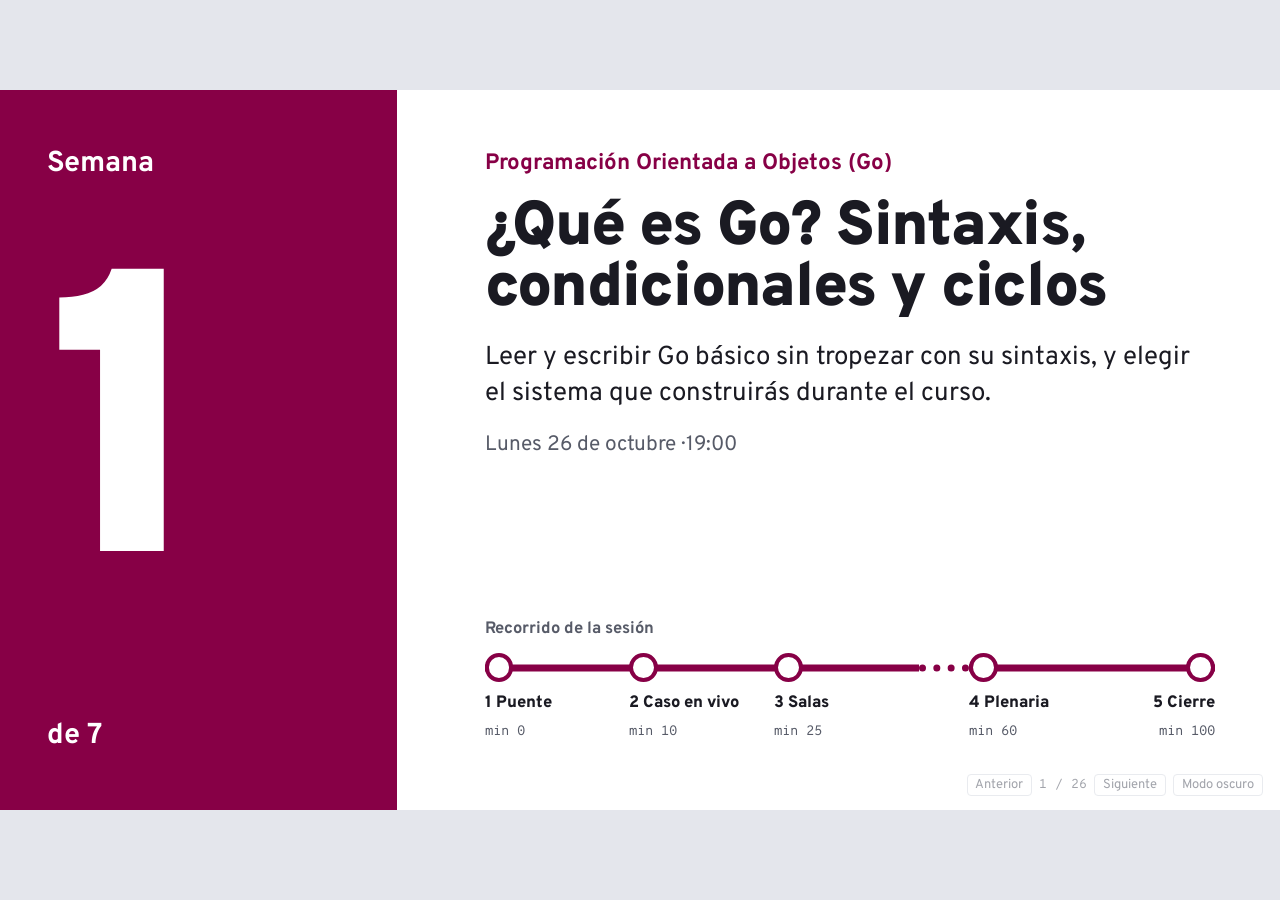
<file: semana-01/index.html>
<!doctype html>
<html lang="es">
<head>
  <meta charset="utf-8">
  <meta name="viewport" content="width=device-width, initial-scale=1">
  <title>Programación Orientada a Objetos (Go) · Semana 1</title>
  <link rel="preconnect" href="https://fonts.googleapis.com">
  <link rel="preconnect" href="https://fonts.gstatic.com" crossorigin>
  <link rel="stylesheet" href="https://fonts.googleapis.com/css2?family=Overpass+Mono:wght@400;600&family=Overpass:wght@400;600;700;800;900&display=swap">
  <link rel="stylesheet" href="../assets/presentacion.css">
  <script src="../assets/tema.js"></script>
</head>
<body data-curso="poo-go" data-formato="taller">
<div class="barra-lectura">
  <a href="../index.html">Volver al curso</a>
  <button type="button" class="boton" data-alternar-tema>Modo oscuro</button>
</div>
<main class="escenario">

  <section class="diapositiva portada">
    <div class="portada-panel">
      <span>Semana</span>
      <span class="semana-numero">1</span>
      <span>de 7</span>
    </div>
    <div class="portada-texto">
      <p class="curso">Programación Orientada a Objetos (Go)</p>
      <h1>¿Qué es Go? Sintaxis, condicionales y ciclos</h1>
      <p class="objetivo">Leer y escribir Go básico sin tropezar con su sintaxis, y elegir el sistema que construirás durante el curso.</p>
      <p class="fecha">Lunes 26 de octubre · 19:00</p>
      <div class="recorrido-completo"></div>
    </div>
  </section>

  <section class="diapositiva">
    <h2>Cómo funciona este curso</h2>
    <ul class="ideas">
      <li data-paso="1"><span><strong>Antes de cada sesión</strong>, repasa con el tutor de la semana (20–30 minutos con ChatGPT, Gemini o Claude). Al final te da un ticket de entrada con tu duda: envíalo en el formulario del curso hasta las 12:00 del día de la sesión.</span></li>
      <li data-paso="2"><span><strong>En la sesión</strong> empezamos en punto con una pista para el Aprendizaje Práctico del domingo, practicamos y resolvemos dudas. No se califica: vienes a ganar puntos en lo que sí se califica.</span></li>
      <li data-paso="3"><span><strong>Si no puedes venir</strong>, la grabación queda disponible y el ejercicio individual está al final de cada presentación.</span></li>
    </ul>
    <p class="nota">Todo el material está en el sitio del curso: presentaciones, tutores, ejemplos y las guías de cada trabajo.</p>
  </section>

  <section class="diapositiva">
    <h2>Plan de hoy</h2>
    <ol class="plan">
      <li data-bloque="1">Pista para el Aprendizaje Práctico, tres ideas y una pregunta rápida.</li>
      <li data-bloque="2">Le pedimos a la IA un menú en Go y lo leemos línea por línea.</li>
      <li data-bloque="3">En salas, cada uno escribe el menú de su propio sistema. No se graba.</li>
      <li data-bloque="4">El proyecto del curso y el Aprendizaje Autónomo 1. Luego, revisamos menús de voluntarios.</li>
      <li data-bloque="5">Repaso para el domingo y cómo usar el tutor.</li>
    </ol>
  </section>

  <!-- ============ BLOQUE 1 · PUENTE ============ -->

  <section class="diapositiva bloque" data-bloque="1">
    <span class="numero">1</span>
    <div class="bloque-texto">
      <h2></h2>
      <p class="minutos"></p>
    </div>
  </section>

  <section class="diapositiva">
    <h2>Para el Aprendizaje Práctico de este domingo</h2>
    <p class="pista">Fíjate en la forma exacta de escribir Go: dónde van (y dónde no) los paréntesis, las llaves y los dos puntos; qué hace cada símbolo (=, ==, :=, &amp;, *); y cuántas veces gira un for.</p>
    <p class="nota">Una pista, no la pregunta. El cuestionario vence el domingo 1 de noviembre.</p>
  </section>

  <section class="diapositiva">
    <h2>Tres ideas para llevarse</h2>
    <ul class="ideas">
      <li data-paso="1"><span>En Go el tipo va después del nombre: <code>var edad int</code>. Lo que no cambia se declara con <code>const</code>.</span></li>
      <li data-paso="2"><span><code>=</code> asigna, <code>==</code> compara (también textos) y <code>:=</code> declara y asigna a la vez.</span></li>
      <li data-paso="3"><span><code>if</code>, <code>switch</code> y <code>for</code> van sin paréntesis y con llaves. <code>for</code> es el único ciclo de Go.</span></li>
    </ul>
  </section>

  <section class="diapositiva">
    <h2>Si vienes de Java o Python</h2>
    <table class="tabla">
      <thead><tr><th></th><th>Java</th><th>Python</th><th>Go</th></tr></thead>
      <tbody>
        <tr><td>Declarar</td><td><code>int edad = 20;</code></td><td><code>edad = 20</code></td><td><code>var edad int = 20</code><br><code>edad := 20</code></td></tr>
        <tr><td>Condición</td><td><code>if (n &gt; 0) { }</code></td><td><code>if n &gt; 0:</code></td><td><code>if n &gt; 0 { }</code></td></tr>
        <tr><td>Mientras</td><td><code>while (c) { }</code></td><td><code>while c:</code></td><td><code>for c { }</code></td></tr>
        <tr><td><code>switch</code></td><td>cada <code>case</code> necesita <code>break</code></td><td><code>match</code> (3.10 o posterior)</td><td>sin <code>break</code>: no cae al siguiente</td></tr>
        <tr><td>Comparar textos</td><td><code>a.equals(b)</code></td><td><code>a == b</code></td><td><code>a == b</code></td></tr>
        <tr><td>Sin valor</td><td><code>null</code></td><td><code>None</code></td><td><code>nil</code></td></tr>
      </tbody>
    </table>
    <p class="nota">En Java, <code>==</code> entre textos compara referencias; en Go compara el contenido, como en Python.</p>
  </section>

  <section class="diapositiva pregunta">
    <p class="nota">Responde en el Forms del chat de la reunión</p>
    <p class="enunciado">¿Cuántas veces imprime este ciclo?</p>
    <pre><code>for i := 0; i &lt; 10; i += 3 {
    fmt.Println(i)
}</code></pre>
    <ol class="opciones">
      <li>3</li>
      <li>4</li>
      <li>10</li>
      <li>No compila</li>
    </ol>
  </section>

  <section class="diapositiva">
    <h2>Sigue la variable, paso a paso</h2>
    <table class="tabla">
      <thead><tr><th>Valor de i</th><th>¿i &lt; 10?</th><th>Imprime</th></tr></thead>
      <tbody>
        <tr data-paso="1"><td><code>0</code></td><td>sí</td><td class="resultado">0</td></tr>
        <tr data-paso="2"><td><code>3</code></td><td>sí</td><td class="resultado">3</td></tr>
        <tr data-paso="3"><td><code>6</code></td><td>sí</td><td class="resultado">6</td></tr>
        <tr data-paso="4"><td><code>9</code></td><td>sí</td><td class="resultado">9</td></tr>
        <tr data-paso="5" class="fin"><td><code>12</code></td><td>no</td><td>termina</td></tr>
      </tbody>
    </table>
    <p data-paso="6">Imprime <mark>4 veces</mark>. Para contar las vueltas de un <code>for</code>, escribe los valores de la variable hasta que la condición sea falsa.</p>
  </section>

  <section class="diapositiva">
    <h2>La variable, en la recta numérica</h2>
    <figure id="anim-for">
      <figcaption class="solo-lector">La variable i salta de 3 en 3: 0, 3, 6 y 9 cumplen i &lt; 10 y se imprimen; con 12 la condición es falsa y el ciclo termina. Imprime 4 veces. <span data-paso="1"></span><span data-paso="2"></span><span data-paso="3"></span><span data-paso="4"></span><span data-paso="5"></span><span data-paso="6"></span></figcaption>
    </figure>
  </section>

  <!-- ============ BLOQUE 2 · CASO EN VIVO ============ -->

  <section class="diapositiva bloque" data-bloque="2">
    <span class="numero">2</span>
    <div class="bloque-texto">
      <h2></h2>
      <p class="minutos"></p>
      <p>Le pedimos a la IA un menú en Go y lo leemos línea por línea con lo que sabemos.</p>
    </div>
  </section>

  <section class="diapositiva">
    <h2>Le pedimos un menú a la IA</h2>
    <div class="dos-columnas">
      <pre class="prompt">Escribe en Go un programa de consola para gestionar libros electrónicos: un menú con 1) agregar libro, 2) ver resumen y 3) salir, que se repita hasta elegir salir. Máximo 3 libros. Usa for, switch e if.</pre>
      <div>
        <h3>Para interpretar su respuesta</h3>
        <ul>
          <li data-paso="1">¿Por qué <code>fmt.Scan</code> recibe <code>&amp;opcion</code> y no <code>opcion</code>?</li>
          <li data-paso="2">¿Por qué ningún <code>case</code> termina en <code>break</code>?</li>
          <li data-paso="3">¿Qué pasaría si en la opción 3 cambiamos <code>return</code> por <code>break</code>?</li>
        </ul>
      </div>
    </div>
  </section>

  <section class="diapositiva">
    <h2>Lo que respondió, leído con la teoría</h2>
    <div class="dos-columnas" style="grid-template-columns: 1.25fr 1fr">
      <pre class="compacto"><code>for {
    var opcion int
<span class="clave">    fmt.Scan(&amp;opcion)</span>
    switch opcion {
    case 1:
        if cantidad == limite {
            fmt.Println("Catálogo lleno")
        } else { <span class="comentario">/* agrega el libro */</span> }
    case 2:
        fmt.Println("Libros:", cantidad)
    case 3:
<span class="clave">        return</span>
    default:
        fmt.Println("Opción no válida")
    }
}</code></pre>
      <div style="display: flex; flex-direction: column; gap: calc(var(--u) * 3)">
        <ul class="ideas compactas">
          <li data-paso="1"><span><code>&amp;opcion</code> es la dirección de la variable: <code>Scan</code> la necesita para guardar lo que escribes.</span></li>
          <li data-paso="2"><span>En Go un <code>case</code> no cae en el siguiente: no hace falta <code>break</code>.</span></li>
          <li data-paso="3"><span><code>return</code> termina el programa. Un <code>break</code> ahí saldría solo del <code>switch</code> y el menú nunca terminaría.</span></li>
        </ul>
        <p class="nota">Código completo: <code>semana-01/ejemplos/menu/main.go</code>.</p>
      </div>
    </div>
  </section>

  <section class="diapositiva">
    <h2>Qué hacen <code>&amp;</code> y <code>*</code> en la memoria</h2>
    <div class="dos-columnas">
      <pre><code><span class="linea-paso" data-paso="1">stock := 42</span>
<span class="linea-paso" data-paso="2">p := &amp;stock  <span class="comentario">// dirección</span></span>
<span class="linea-paso" data-paso="3">*p = 50      <span class="comentario">// cambia stock</span></span>
<span class="linea-paso" data-paso="4">var q *int</span></code></pre>
      <div class="memoria">
        <div class="celda" data-paso="1">
          <span class="nombre-var">stock · int</span>
          <span class="valor"><span class="viejo">42</span><span class="nuevo" data-paso="3">50</span></span>
          <span class="direccion">dirección 0xc000012080</span>
        </div>
        <div class="flecha-puntero" data-paso="2"><span>apunta a</span></div>
        <div class="celda" data-paso="2">
          <span class="nombre-var">p · *int</span>
          <span class="valor direccion-valor"><span>0xc000012080</span></span>
          <span class="direccion">guarda una dirección</span>
        </div>
        <div class="celda abajo-derecha" data-paso="4">
          <span class="nombre-var">q · *int</span>
          <span class="valor"><span>nil</span></span>
          <span class="direccion">valor cero de un puntero</span>
        </div>
      </div>
    </div>
    <p class="nota">La dirección es ilustrativa: cambia en cada ejecución. Pruébalo con <code>semana-01/ejemplos/punteros/main.go</code>.</p>
  </section>

  <!-- ============ BLOQUE 3 · SALAS ============ -->

  <section class="diapositiva bloque" data-bloque="3">
    <span class="numero">3</span>
    <div class="bloque-texto">
      <h2></h2>
      <p class="minutos"></p>
      <p>La consigna queda en esta diapositiva y en el chat.</p>
    </div>
  </section>

  <section class="diapositiva">
    <h2>Consigna</h2>
    <ol class="plan">
      <li><span class="min">0–5</span><span><strong>Tu sistema.</strong> Cada uno cuenta qué sistema de gestión construirá en el curso (el tema es libre) y nombra 3–4 cosas que hará.</span></li>
      <li><span class="min">5–20</span><span><strong>Tu menú.</strong> Parte de <code>ejemplos/ejercicio-menu</code>: 3 opciones o más con <code>for</code> y <code>switch</code>, y una validación con <code>if / else</code>. Compila con <code>go run main.go</code>.</span></li>
      <li><span class="min">20–30</span><span><strong>Retos, si terminaste.</strong> (1) Predice y comprueba los tres de <code>ejemplos/predice</code>. (2) Avisa si la opción no existe y pon un límite con <code>const</code>. (3) Agrega una opción que dibuje algo con un <code>for</code>.</span></li>
    </ol>
    <div class="consigna-pie">
      <p class="nota">Antes de volver, anota una duda. ¿Quieres mostrar tu trabajo en la plenaria? Avísame por chat.</p>
      <button class="temporizador" type="button" data-minutos="30" aria-label="Temporizador de la consigna"></button>
    </div>
  </section>

  <!-- ============ BLOQUE 4 · PLENARIA ============ -->

  <section class="diapositiva bloque" data-bloque="4">
    <span class="numero">4</span>
    <div class="bloque-texto">
      <h2></h2>
      <p class="minutos"></p>
      <p>Primero, el proyecto del curso y el Aprendizaje Autónomo 1. Después, revisamos menús de voluntarios.</p>
    </div>
  </section>

  <section class="diapositiva">
    <h2>Un proyecto, tres entregas</h2>
    <ul class="cierre-lista">
      <li data-paso="1"><span class="que">Aprendizaje Autónomo 1 · 15 nov</span><span>Eliges tu sistema y diseñas sus módulos, funciones y paquetes.</span></li>
      <li data-paso="2"><span class="que">Aprendizaje Autónomo 2 · 6 dic</span><span>Lo programas con structs, encapsulación, errores e interfaces.</span></li>
      <li data-paso="3"><span class="que">Evaluación en Contacto con el Docente · 13 dic</span><span>Lo conviertes en una aplicación web con al menos 8 servicios, concurrencia y pruebas.</span></li>
    </ul>
    <p data-paso="4"><strong>Elige un sistema que dé para al menos 8 funcionalidades distintas: las vas a necesitar al final.</strong></p>
  </section>

  <section class="diapositiva">
    <h2>Aprendizaje Autónomo 1</h2>
    <div class="dos-columnas">
      <div>
        <h3>Qué entregas</h3>
        <ul>
          <li>PDF con objetivo, alcance, módulos y una tabla de funciones por módulo.</li>
          <li>Repositorio de GitHub con <code>go.mod</code>, tus paquetes y un <code>README.md</code>. Debe compilar.</li>
          <li>Video de 3–5 minutos que explique tu sistema.</li>
        </ul>
      </div>
      <div>
        <h3>Aclaraciones al enunciado</h3>
        <ul>
          <li>El <strong>tema es libre</strong>: libros electrónicos, <em>streaming</em> y <em>e-commerce</em> son solo ejemplos.</li>
          <li>Es <strong>individual</strong>, aunque la plataforma diga «grupo».</li>
          <li>«Programación funcional» quiere decir organizado en funciones y paquetes, sin structs todavía.</li>
          <li>Vence el <strong>domingo 15 de noviembre</strong>.</li>
        </ul>
        <p><a href="../ver.html?f=entregas/aa1.md">Guía completa y rúbrica</a></p>
      </div>
    </div>
  </section>

  <section class="diapositiva">
    <h2>Revisamos tu menú</h2>
    <ul class="ideas">
      <li><span>¿Compila con <code>go run main.go</code>?</span></li>
      <li><span>¿La opción de salir termina el programa, o el menú se repite para siempre?</span></li>
      <li><span>¿Qué pasa si escribo una opción que no existe?</span></li>
      <li><span>¿Las opciones del menú anticipan las funcionalidades de tu Aprendizaje Autónomo 1?</span></li>
    </ul>
    <p class="nota">Solo participa quien se ofrece. Recuerda que esta parte se graba.</p>
  </section>

  <!-- ============ BLOQUE 5 · CIERRE ============ -->

  <section class="diapositiva bloque" data-bloque="5">
    <span class="numero">5</span>
    <div class="bloque-texto">
      <h2></h2>
      <p class="minutos"></p>
      <p>Repaso para el domingo y cómo usar el tutor.</p>
    </div>
  </section>

  <section class="diapositiva">
    <h2>Tipos y valores cero</h2>
    <table class="tabla">
      <thead><tr><th>Tipo</th><th>Qué guarda</th><th>Valor cero</th></tr></thead>
      <tbody>
        <tr><td><code>int</code></td><td>enteros (64 bits en las computadoras actuales)</td><td class="resultado">0</td></tr>
        <tr><td><code>int8</code></td><td>enteros con signo de −128 a 127</td><td class="resultado">0</td></tr>
        <tr><td><code>byte</code> = <code>uint8</code></td><td>enteros sin signo de 0 a 255</td><td class="resultado">0</td></tr>
        <tr><td><code>float64</code></td><td>decimales; el tipo por defecto de <code>3.14</code></td><td class="resultado">0</td></tr>
        <tr><td><code>float32</code></td><td>decimales con menos precisión</td><td class="resultado">0</td></tr>
        <tr><td><code>string</code></td><td>texto (no existen <code>char</code> ni <code>str</code>)</td><td class="resultado">""</td></tr>
        <tr><td><code>bool</code></td><td><code>true</code> o <code>false</code></td><td class="resultado">false</td></tr>
        <tr><td><code>*int</code></td><td>la dirección de un <code>int</code></td><td class="resultado">nil</td></tr>
      </tbody>
    </table>
    <p class="nota">Comentarios: <code>// una línea</code> y <code>/* varias líneas */</code>.</p>
  </section>

  <section class="diapositiva">
    <h2>Operadores que confunden</h2>
    <table class="tabla">
      <thead><tr><th>Expresión</th><th>Resultado</th><th>Por qué</th></tr></thead>
      <tbody>
        <tr><td><code>2 + 3*4</code></td><td class="resultado" data-paso="1">14</td><td data-paso="1">la multiplicación va primero</td></tr>
        <tr><td><code>(2 + 3) * 4</code></td><td class="resultado" data-paso="2">20</td><td data-paso="2">los paréntesis cambian el orden</td></tr>
        <tr><td><code>17 / 5</code></td><td class="resultado" data-paso="3">3</td><td data-paso="3">entre enteros se descartan los decimales</td></tr>
        <tr><td><code>17 % 5</code></td><td class="resultado" data-paso="4">2</td><td data-paso="4">el residuo; <code>n % 2 == 0</code> indica par</td></tr>
        <tr><td><code>17.0 / 5</code></td><td class="resultado" data-paso="5">3.4</td><td data-paso="5">con un decimal, el resultado es <code>float64</code></td></tr>
        <tr><td><code>"Hola, " + "Go"</code></td><td class="resultado" data-paso="6">"Hola, Go"</td><td data-paso="6"><code>+</code> une cadenas; <code>==</code> las compara</td></tr>
      </tbody>
    </table>
  </section>

  <section class="diapositiva">
    <h2>Decidir: <code>else if</code> y <code>switch</code></h2>
    <div class="dos-columnas">
      <div>
        <pre><code>if nota &gt;= 9 {
    fmt.Println("Excelente")
} else if nota &gt;= 7 {
    fmt.Println("Aprobado")
} else {
    fmt.Println("Reprobado")
}</code></pre>
        <p class="nota" style="margin-top: 1em">Se ejecuta solo la primera rama verdadera, de arriba abajo.</p>
      </div>
      <div>
        <pre><code>switch formato {
case "ebook", "pdf":
    fmt.Println("digital")
case "tapa dura":
    fmt.Println("físico")
default:
    fmt.Println("desconocido")
}</code></pre>
        <p class="nota" style="margin-top: 1em">Sin paréntesis ni <code>break</code>. Varios valores en un <code>case</code>, separados por comas.</p>
      </div>
    </div>
  </section>

  <section class="diapositiva">
    <h2>Cómo usar el tutor</h2>
    <ol>
      <li>Abre el sitio del curso, <a href="https://carlosandresat.github.io/uide-poo-go-online/">carlosandresat.github.io/uide-poo-go-online</a>, y pulsa <strong>Copiar tutor</strong> en la semana que corresponde. El de la semana 2 ya está publicado: <a href="../ver.html?f=semana-02/tutor.md">ábrelo aquí</a>.</li>
      <li>Pégalo completo en ChatGPT, Gemini o Claude (sirve la versión gratuita).</li>
      <li>Conversa 20–30 minutos. Te hará preguntas y no te dará respuestas: está hecho para que pienses.</li>
      <li>Al final, envía tu ticket de entrada en el <a href="https://forms.cloud.microsoft/r/ZhHFhJsKQE">formulario de tickets</a> hasta las 12:00 del día de la sesión. El enlace también está en el tutor, el anuncio y el sitio del curso.</li>
    </ol>
    <p class="nota">Si tienes poco tiempo, escribe RÁPIDO al empezar: irá directo a las preguntas de control.</p>
  </section>

  <section class="diapositiva">
    <h2>Antes de irnos</h2>
    <ul class="cierre-lista">
      <li><span class="que">Este domingo, 1 nov</span><span>Aprendizaje Práctico de la semana 1.</span></li>
      <li><span class="que">Tu proyecto</span><span>Elige tu sistema. El Aprendizaje Autónomo 1 vence el 15 de noviembre.</span></li>
      <li><span class="que">Si ves la grabación</span><span>Escribe el menú de tu sistema con <code>ejemplos/ejercicio-menu</code> y comprueba que compila, que la opción de salir termina el programa y que una opción inexistente muestra un aviso. Luego predice y comprueba los retos de <code>ejemplos/predice</code>.</span></li>
      <li><span class="que">Próxima semana</span><span>Funciones y paquetes. El lunes 2 de noviembre es feriado: la sesión se da igual y se graba. Antes, usa el <a href="../ver.html?f=semana-02/tutor.md">tutor de la semana 2</a>.</span></li>
    </ul>
  </section>

</main>
<script src="../assets/secuencia.js"></script>
<script src="../assets/presentacion.js"></script>
<script src="anim-for.js"></script>
</body>
</html>
</file>
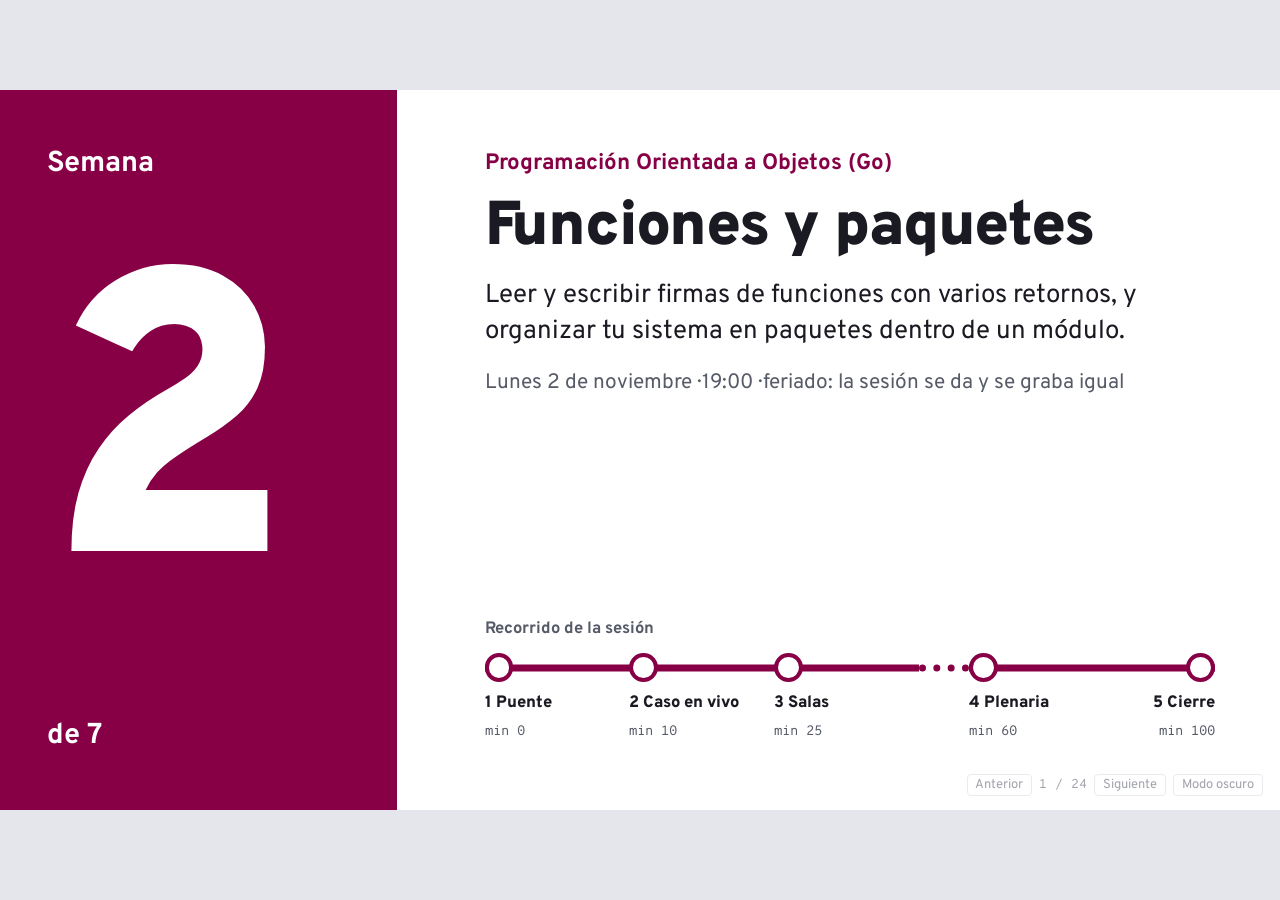
<file: semana-02/index.html>
<!doctype html>
<html lang="es">
<head>
  <meta charset="utf-8">
  <meta name="viewport" content="width=device-width, initial-scale=1">
  <title>Programación Orientada a Objetos (Go) · Semana 2</title>
  <link rel="preconnect" href="https://fonts.googleapis.com">
  <link rel="preconnect" href="https://fonts.gstatic.com" crossorigin>
  <link rel="stylesheet" href="https://fonts.googleapis.com/css2?family=Overpass+Mono:wght@400;600&family=Overpass:wght@400;600;700;800;900&display=swap">
  <link rel="stylesheet" href="../assets/presentacion.css">
  <script src="../assets/tema.js"></script>
</head>
<body data-curso="poo-go" data-formato="taller">
<div class="barra-lectura">
  <a href="../index.html">Volver al curso</a>
  <button type="button" class="boton" data-alternar-tema>Modo oscuro</button>
</div>
<main class="escenario">

  <section class="diapositiva portada">
    <div class="portada-panel">
      <span>Semana</span>
      <span class="semana-numero">2</span>
      <span>de 7</span>
    </div>
    <div class="portada-texto">
      <p class="curso">Programación Orientada a Objetos (Go)</p>
      <h1>Funciones y paquetes</h1>
      <p class="objetivo">Leer y escribir firmas de funciones con varios retornos, y organizar tu sistema en paquetes dentro de un módulo.</p>
      <p class="fecha">Lunes 2 de noviembre · 19:00 · feriado: la sesión se da y se graba igual</p>
      <div class="recorrido-completo"></div>
    </div>
  </section>

  <section class="diapositiva">
    <h2>Plan de hoy</h2>
    <ol class="plan">
      <li data-bloque="1">Pista para el Aprendizaje Práctico, tres ideas y una pregunta rápida.</li>
      <li data-bloque="2">Le pedimos a la IA un inventario organizado en paquetes y lo leemos con la teoría.</li>
      <li data-bloque="3">En salas, cada uno crea un paquete de su propio sistema. No se graba.</li>
      <li data-bloque="4">Otros tipos de funciones y revisión de paquetes de voluntarios.</li>
      <li data-bloque="5">Firmas que compilan y firmas que no, el módulo y el tutor de la semana 3.</li>
    </ol>
  </section>

  <!-- ============ BLOQUE 1 · PUENTE ============ -->

  <section class="diapositiva bloque" data-bloque="1">
    <span class="numero">1</span>
    <div class="bloque-texto">
      <h2></h2>
      <p class="minutos"></p>
    </div>
  </section>

  <section class="diapositiva">
    <h2>Para el Aprendizaje Práctico de este domingo</h2>
    <p class="pista">Fíjate en la firma completa de una función: la palabra clave con que empieza, dónde va cada tipo, cómo se escriben varios retornos y cuántos argumentos necesita la llamada. Y en el módulo: qué comando lo crea, qué se importa y qué hay que descargar.</p>
    <p class="nota">Una pista, no la pregunta. El cuestionario vence el domingo 8 de noviembre.</p>
  </section>

  <section class="diapositiva">
    <h2>Tres ideas para llevarse</h2>
    <ul class="ideas">
      <li data-paso="1"><span>Una función se declara con <code>func</code>, el nombre, los parámetros (nombre y luego tipo) y el tipo de retorno: <code>func area(ancho, alto float64) float64</code>.</span></li>
      <li data-paso="2"><span>Varios retornos van entre paréntesis y separados por comas, <code>(int, bool)</code>, y se reciben en el mismo orden: <code>total, ok := f()</code>.</span></li>
      <li data-paso="3"><span>Un paquete es una carpeta. Se importa por su ruta, <code>"tienda/inventario"</code>, y desde fuera solo se ve lo que empieza con mayúscula.</span></li>
    </ul>
  </section>

  <section class="diapositiva">
    <h2>Si vienes de Java o Python</h2>
    <table class="tabla">
      <thead><tr><th></th><th>Java</th><th>Python</th><th>Go</th></tr></thead>
      <tbody>
        <tr><td>Declarar</td><td><code>int doble(int x) { }</code></td><td><code>def doble(x):</code></td><td><code>func doble(x int) int { }</code></td></tr>
        <tr><td>No devuelve nada</td><td><code>void</code></td><td>sin <code>return</code></td><td>sin tipo de retorno</td></tr>
        <tr><td>Varios retornos</td><td>una clase o un arreglo</td><td>una tupla</td><td><code>(int, string)</code></td></tr>
        <tr><td>Valores por defecto o sobrecarga</td><td>sobrecarga</td><td><code>def f(x=1)</code></td><td>no existen</td></tr>
        <tr><td>Público y privado</td><td><code>public</code> / <code>private</code></td><td>convención <code>_nombre</code></td><td>Mayúscula / minúscula</td></tr>
        <tr><td>Biblioteca externa</td><td>Maven o Gradle</td><td><code>pip install</code></td><td><code>go get</code></td></tr>
      </tbody>
    </table>
    <p class="nota">Lo que viene con Go (<code>fmt</code>, <code>strings</code>, <code>strconv</code>, <code>math</code>) se importa sin descargar nada.</p>
  </section>

  <section class="diapositiva pregunta">
    <p class="nota">Responde en el Forms del chat de la reunión</p>
    <p class="enunciado">¿Qué imprime este programa?</p>
    <div class="dos-columnas" style="grid-template-columns: 1.8fr 1fr; align-items: center">
    <pre style="font-size: calc(var(--u) * 2.9)"><code>func precioFinal(precio float64,
    cantidad int) (float64, bool) {
    total := precio * float64(cantidad)
    return total, total &gt; 50
}

func main() {
    t, envioGratis := precioFinal(12.5, 4)
    fmt.Println(envioGratis, t)
}</code></pre>
    <ol class="opciones" style="grid-template-columns: 1fr">
      <li>true 50</li>
      <li>false 50</li>
      <li>50 false</li>
      <li>No compila</li>
    </ol>
    </div>
  </section>

  <section class="diapositiva">
    <h2>Sigue los valores, paso a paso</h2>
    <table class="tabla">
      <thead><tr><th>Paso</th><th>Qué pasa</th><th>Valor</th></tr></thead>
      <tbody>
        <tr data-paso="1"><td>1</td><td><code>12.5</code> se copia en <code>precio</code> y <code>4</code> en <code>cantidad</code></td><td class="resultado">precio = 12.5 · cantidad = 4</td></tr>
        <tr data-paso="2"><td>2</td><td><code>float64(cantidad)</code> convierte el entero para poder multiplicar</td><td class="resultado">total = 50</td></tr>
        <tr data-paso="3"><td>3</td><td><code>total &gt; 50</code>: 50 no es mayor que 50</td><td class="resultado">false</td></tr>
        <tr data-paso="4"><td>4</td><td>Vuelven en orden: el 1.º a <code>t</code>, el 2.º a <code>envioGratis</code></td><td class="resultado">t = 50 · envioGratis = false</td></tr>
        <tr data-paso="5" class="fin"><td>5</td><td><code>Println</code> imprime en el orden en que recibe los argumentos</td><td>false 50</td></tr>
      </tbody>
    </table>
    <p data-paso="6">Respuesta: <mark>false 50</mark>. El orden de los retornos lo fija la firma; el orden de lo impreso, la llamada a <code>Println</code>. Y Go no multiplica <code>float64</code> por <code>int</code> sin convertir.</p>
  </section>

  <!-- ============ BLOQUE 2 · CASO EN VIVO ============ -->

  <section class="diapositiva bloque" data-bloque="2">
    <span class="numero">2</span>
    <div class="bloque-texto">
      <h2></h2>
      <p class="minutos"></p>
      <p>Le pedimos a la IA un inventario organizado en paquetes y lo leemos con lo que sabemos.</p>
    </div>
  </section>

  <section class="diapositiva">
    <h2>Le pedimos un inventario a la IA</h2>
    <div class="dos-columnas">
      <pre class="prompt">Organiza en Go un pequeño inventario: un módulo llamado tienda con un paquete inventario que tenga una función para agregar unidades, otra que diga si alcanza para un pedido y cuántas faltan, y una validación interna que no se pueda usar desde fuera. Escribe también el main que lo usa.</pre>
      <div>
        <h3>Para interpretar su respuesta</h3>
        <ul>
          <li data-paso="1">¿Por qué <code>Disponible</code> empieza con mayúscula y <code>validar</code> no?</li>
          <li data-paso="2">¿Qué escribe <code>main</code> en el <code>import</code>: el archivo o la carpeta?</li>
          <li data-paso="3">¿Qué pasa con lo que devuelve <code>Agregar</code> si no lo guardamos?</li>
        </ul>
      </div>
    </div>
  </section>

  <section class="diapositiva">
    <h2>Lo que respondió, leído con la teoría</h2>
    <div class="dos-columnas" style="grid-template-columns: 1.3fr 1fr">
      <pre class="compacto"><code><span class="comentario">// inventario/inventario.go</span>
package inventario

func Agregar(unidades int) int { … }
<span class="clave">func Disponible(pedido int) (bool, int) {</span>
    if pedido &lt;= Stock {
        return true, 0
    }
    return false, pedido - Stock
}
<span class="clave">func validar(unidades int) bool {</span>
    return unidades &gt; 0
}</code></pre>
      <div style="display: flex; flex-direction: column; gap: calc(var(--u) * 3)">
        <ul class="ideas compactas">
          <li data-paso="1"><span>Mayúscula: se exporta, y <code>main</code> la llama como <code>inventario.Disponible(18)</code>. <code>validar</code> queda oculta.</span></li>
          <li data-paso="2"><span><code>main</code> importa <code>"tienda/inventario"</code>: el módulo más la carpeta, nunca <code>inventario.go</code>.</span></li>
          <li data-paso="3"><span>Llamar sin guardar compila, pero el total se pierde. Para usarlo: <code>total := inventario.Agregar(5)</code>.</span></li>
        </ul>
        <p class="nota">Código completo: <code>ejemplos/inventario</code> (<code>go run .</code>).</p>
      </div>
    </div>
  </section>

  <section class="diapositiva">
    <h2>Qué pasa en una llamada</h2>
    <div class="dos-columnas" style="grid-template-columns: 1.7fr 1fr">
      <figure id="anim-llamada"></figure>
      <ul class="ideas compactas">
        <li data-paso="1"><span><code>duracion</code> se <strong>copia</strong> en <code>minutos</code>: son dos variables distintas.</span></li>
        <li data-paso="2"><span>Entre enteros, <code>/</code> descarta los decimales y <code>%</code> da el residuo.</span></li>
        <li data-paso="3"><span>Vuelven en el orden de la firma: el 1.º a <code>h</code>, el 2.º a <code>m</code>.</span></li>
        <li data-paso="4"><span>Al terminar, <code>minutos</code> desaparece. En <code>main</code> quedan 3 y 20.</span></li>
      </ul>
    </div>
  </section>

  <section class="diapositiva">
    <h2>Módulo, paquetes y comandos</h2>
    <div class="dos-columnas" style="grid-template-columns: 0.75fr 1.4fr; align-items: start">
      <div>
        <pre class="compacto"><code>tienda/
├── go.mod
├── main.go
└── inventario/
    └── inventario.go</code></pre>
        <p class="nota" style="margin-top: 1em"><code>tienda</code> es el módulo; la carpeta <code>inventario</code> es un paquete y su archivo empieza con <code>package inventario</code>.</p>
      </div>
      <table class="tabla">
        <thead><tr><th>Comando o línea</th><th>Para qué</th></tr></thead>
        <tbody>
          <tr data-paso="1"><td><code>go mod init tienda</code></td><td>Crea <code>go.mod</code>. Una vez, en la raíz.</td></tr>
          <tr data-paso="2"><td><code>import "fmt"</code></td><td>Paquete de la biblioteca estándar.</td></tr>
          <tr data-paso="3"><td><code>import "tienda/inventario"</code></td><td>Paquete propio: módulo más carpeta.</td></tr>
          <tr data-paso="4"><td><code>go get github.com/…</code></td><td>Descarga un módulo externo y lo anota en <code>go.mod</code>.</td></tr>
          <tr data-paso="5"><td><code>go run .</code></td><td>Compila y ejecuta el paquete <code>main</code> de la carpeta.</td></tr>
        </tbody>
      </table>
    </div>
  </section>

  <!-- ============ BLOQUE 3 · SALAS ============ -->

  <section class="diapositiva bloque" data-bloque="3">
    <span class="numero">3</span>
    <div class="bloque-texto">
      <h2></h2>
      <p class="minutos"></p>
      <p>La consigna queda en esta diapositiva y en el chat.</p>
    </div>
  </section>

  <section class="diapositiva">
    <h2>Consigna</h2>
    <ol class="plan">
      <li><span class="min">0–5</span><span><strong>Tus módulos.</strong> Cada uno cuenta en qué paquetes dividirá su sistema (por ejemplo: <code>catalogo</code>, <code>prestamos</code>, <code>usuarios</code>).</span></li>
      <li><span class="min">5–20</span><span><strong>Tu paquete.</strong> Parte de <code>ejemplos/ejercicio-paquetes</code>: dos funciones exportadas (una con dos retornos) y una auxiliar no exportada. Llámalas desde <code>main</code> y ejecuta <code>go run .</code></span></li>
      <li><span class="min">20–30</span><span><strong>Retos, si terminaste.</strong> (1) Predice y comprueba los tres de <code>ejemplos/predice</code>. (2) Agrega una función variádica. (3) Intenta llamar a tu función no exportada desde <code>main</code> y lee el error.</span></li>
    </ol>
    <div class="consigna-pie">
      <p class="nota">Antes de volver, anota una duda. ¿Quieres mostrar tu paquete en la plenaria? Avísame por chat.</p>
      <button class="temporizador" type="button" data-minutos="30" aria-label="Temporizador de la consigna"></button>
    </div>
  </section>

  <!-- ============ BLOQUE 4 · PLENARIA ============ -->

  <section class="diapositiva bloque" data-bloque="4">
    <span class="numero">4</span>
    <div class="bloque-texto">
      <h2></h2>
      <p class="minutos"></p>
      <p>Otros tipos de funciones y, después, paquetes de voluntarios.</p>
    </div>
  </section>

  <section class="diapositiva">
    <h2>Otros tipos de funciones</h2>
    <div class="dos-columnas" style="grid-template-columns: 1.55fr 1fr">
      <pre class="compacto" style="font-size: calc(var(--u) * 2.45)"><code><span class="linea-paso" data-paso="1">func sumarMontos(montos ...float64) float64 {
    total := 0.0
    for _, m := range montos { total += m }
    return total
}
sumarMontos(4.5, 3, 2.5)   <span class="comentario">// 10</span></span>
<span class="linea-paso" data-paso="2">triple := func(x int) int { return x * 3 }
aplicar(7, triple)          <span class="comentario">// 21</span></span>
<span class="linea-paso" data-paso="3">func generadorDeTurnos() func() int {
    siguiente := 0
    return func() int { siguiente++; return siguiente }
}
turno := generadorDeTurnos()
turno(); turno(); turno()   <span class="comentario">// 1, 2, 3</span></span></code></pre>
      <ul class="ideas compactas">
        <li data-paso="1"><span><strong>Variádica:</strong> <code>...</code> acepta cualquier cantidad de argumentos del mismo tipo, también ninguno.</span></li>
        <li data-paso="2"><span><strong>Anónima:</strong> una función sin nombre guardada en una variable y pasada como argumento, como una <em>lambda</em>.</span></li>
        <li data-paso="3"><span><strong><em>Closure</em>:</strong> la función devuelta recuerda <code>siguiente</code> entre llamadas.</span></li>
      </ul>
    </div>
    <p class="nota">Código completo: <code>semana-02/ejemplos/funciones/main.go</code>.</p>
  </section>

  <section class="diapositiva">
    <h2>Un closure recuerda su variable</h2>
    <figure id="anim-closure">
      <figcaption class="solo-lector">turno guarda una función que recuerda su propia variable siguiente: tres llamadas devuelven 1, 2 y 3. otro es una segunda función con otra variable, que devuelve 1. <span data-paso="1"></span><span data-paso="2"></span><span data-paso="3"></span><span data-paso="4"></span><span data-paso="5"></span><span data-paso="6"></span></figcaption>
    </figure>
  </section>

  <section class="diapositiva">
    <h2>Revisamos tu paquete</h2>
    <ul class="ideas">
      <li><span>¿Compila con <code>go run .</code>? ¿El <code>import</code> usa la ruta del módulo y la carpeta?</span></li>
      <li><span>¿Las funciones que usa <code>main</code> empiezan con mayúscula? ¿La auxiliar quedó oculta?</span></li>
      <li><span>¿La función con dos retornos se recibe con dos variables, en el orden correcto?</span></li>
      <li><span>¿Los paquetes coinciden con los módulos de tu Aprendizaje Autónomo 1?</span></li>
    </ul>
    <p class="nota">Solo participa quien se ofrece. Recuerda que esta parte se graba.</p>
  </section>

  <!-- ============ BLOQUE 5 · CIERRE ============ -->

  <section class="diapositiva bloque" data-bloque="5">
    <span class="numero">5</span>
    <div class="bloque-texto">
      <h2></h2>
      <p class="minutos"></p>
      <p>Repaso para el domingo y el tutor de la semana 3.</p>
    </div>
  </section>

  <section class="diapositiva">
    <h2>¿Compila o no compila?</h2>
    <table class="tabla">
      <thead><tr><th>Código</th><th>¿Compila?</th><th>Por qué</th></tr></thead>
      <tbody>
        <tr><td><code>func cerrarCaja() { }</code></td><td class="resultado" data-paso="1">sí</td><td data-paso="1">paréntesis obligatorios aunque estén vacíos</td></tr>
        <tr><td><code>function precio(x int) int</code></td><td class="resultado" data-paso="2">no</td><td data-paso="2">en Go la palabra es <code>func</code></td></tr>
        <tr><td><code>func iva(x float64) float64 { }</code></td><td class="resultado" data-paso="3">no</td><td data-paso="3">promete un retorno: falta <code>return</code> (<em>missing return</em>)</td></tr>
        <tr><td><code>func medir(a, b, c int) (int, int)</code></td><td class="resultado" data-paso="4">sí</td><td data-paso="4">parámetros del mismo tipo agrupados; dos retornos</td></tr>
        <tr><td><code>buscar(3)</code> si <code>buscar</code> pide dos <code>int</code></td><td class="resultado" data-paso="5">no</td><td data-paso="5">tantos argumentos como parámetros: no hay valores por defecto</td></tr>
        <tr><td><code>n := contar()</code> si <code>contar</code> devuelve dos valores</td><td class="resultado" data-paso="6">no</td><td data-paso="6">hay que recibir los dos: <code>n, ok := contar()</code></td></tr>
      </tbody>
    </table>
    <p class="nota" data-paso="7">Para varios retornos, los tipos van separados por comas. Sin la coma, Go entiende otra cosa: un retorno con nombre.</p>
  </section>

  <section class="diapositiva">
    <h2>Del módulo a tu Aprendizaje Autónomo 1</h2>
    <ul class="ideas">
      <li data-paso="1"><span>Tu repositorio empieza con <code>go mod init</code> y el nombre de tu sistema. Sin ese paso no puedes importar tus paquetes.</span></li>
      <li data-paso="2"><span>Un paquete por módulo de tu diseño. Las funciones de la tabla de tu PDF son las exportadas.</span></li>
      <li data-paso="3"><span>Si usas una biblioteca externa, se instala con <code>go get</code> y se documenta. Lo estándar, como <code>strconv</code>, solo se importa.</span></li>
    </ul>
    <p class="nota">Guía completa: <a href="../ver.html?f=entregas/aa1.md">Aprendizaje Autónomo 1</a>. Vence el domingo 15 de noviembre.</p>
  </section>

  <section class="diapositiva">
    <h2>Cómo usar el tutor</h2>
    <ol>
      <li>Abre el sitio del curso, <a href="https://carlosandresat.github.io/uide-poo-go-online/">carlosandresat.github.io/uide-poo-go-online</a>, y pulsa <strong>Copiar tutor</strong> en la semana 3. También puedes <a href="../ver.html?f=semana-03/tutor.md">abrirlo aquí</a>.</li>
      <li>Pégalo completo en ChatGPT, Gemini o Claude (sirve la versión gratuita).</li>
      <li>Conversa 20–30 minutos. Te hará preguntas y no te dará respuestas.</li>
      <li>Al final, envía tu ticket de entrada en el <a href="https://forms.cloud.microsoft/r/ZhHFhJsKQE">formulario de tickets</a> hasta las 12:00 del lunes 9 de noviembre.</li>
    </ol>
    <p class="nota">Si tienes poco tiempo, escribe RÁPIDO al empezar: irá directo a las preguntas de control.</p>
  </section>

  <section class="diapositiva">
    <h2>Antes de irnos</h2>
    <ul class="cierre-lista">
      <li><span class="que">Este domingo, 8 nov</span><span>Aprendizaje Práctico de la semana 2.</span></li>
      <li><span class="que">Domingo 15 nov</span><span>Vence el Aprendizaje Autónomo 1: diseño, repositorio que compila y video.</span></li>
      <li><span class="que">Si ves la grabación</span><span>Crea un paquete de tu sistema con <code>ejemplos/ejercicio-paquetes</code>: dos funciones exportadas (una con dos retornos), una auxiliar oculta y un <code>main</code> que las use. Luego predice y comprueba los retos de <code>ejemplos/predice</code>.</span></li>
      <li><span class="que">Próxima semana</span><span>Arrays, slices y maps. Antes, usa el <a href="../ver.html?f=semana-03/tutor.md">tutor de la semana 3</a>.</span></li>
    </ul>
  </section>

</main>
<script src="../assets/secuencia.js"></script>
<script src="../assets/presentacion.js"></script>
<script src="anim-llamada.js"></script>
<script src="anim-closure.js"></script>
</body>
</html>
</file>
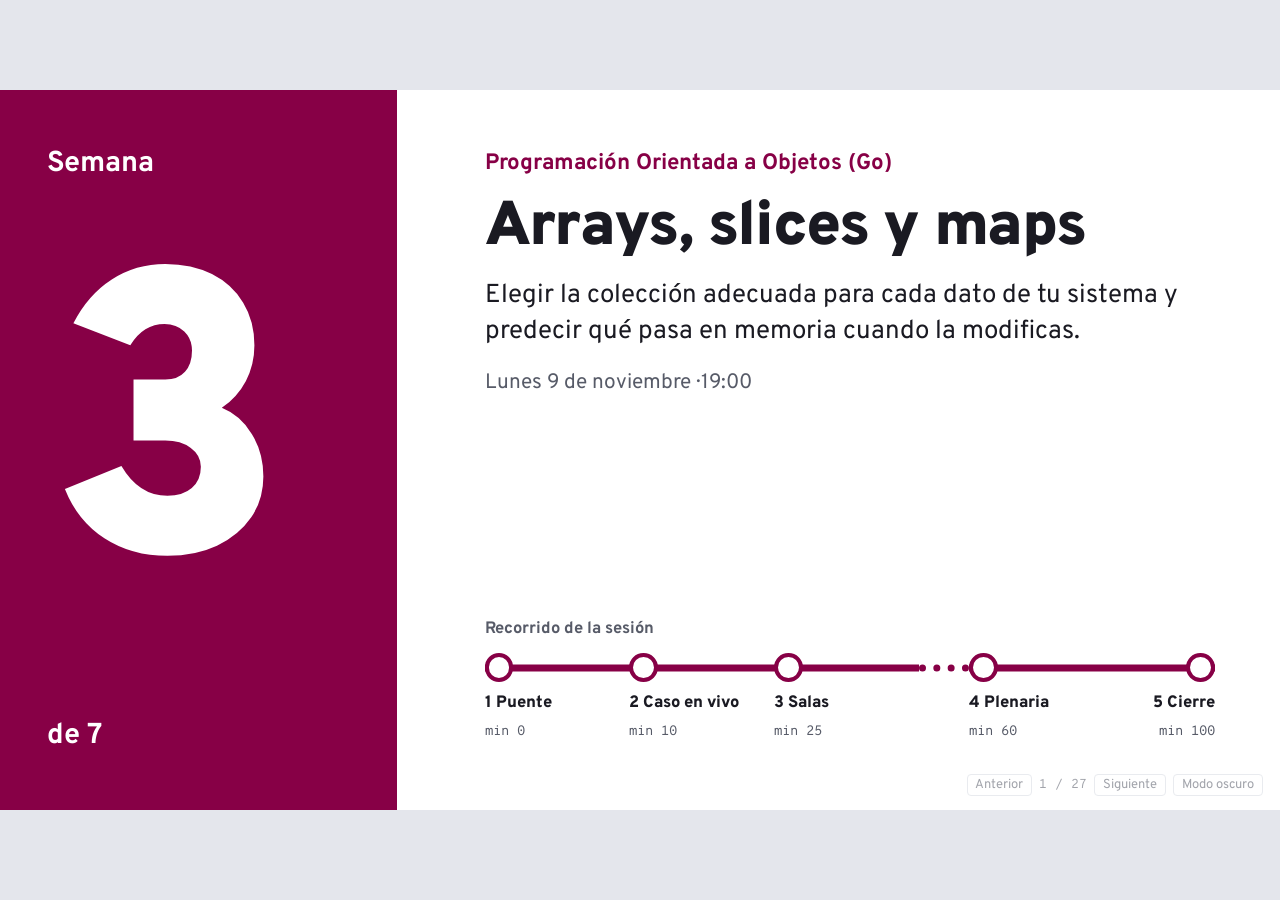
<file: semana-03/index.html>
<!doctype html>
<html lang="es">
<head>
  <meta charset="utf-8">
  <meta name="viewport" content="width=device-width, initial-scale=1">
  <title>Programación Orientada a Objetos (Go) · Semana 3</title>
  <link rel="preconnect" href="https://fonts.googleapis.com">
  <link rel="preconnect" href="https://fonts.gstatic.com" crossorigin>
  <link rel="stylesheet" href="https://fonts.googleapis.com/css2?family=Overpass+Mono:wght@400;600&family=Overpass:wght@400;600;700;800;900&display=swap">
  <link rel="stylesheet" href="../assets/presentacion.css">
  <script src="../assets/tema.js"></script>
</head>
<body data-curso="poo-go" data-formato="taller">
<div class="barra-lectura">
  <a href="../index.html">Volver al curso</a>
  <button type="button" class="boton" data-alternar-tema>Modo oscuro</button>
</div>
<main class="escenario">

  <section class="diapositiva portada">
    <div class="portada-panel">
      <span>Semana</span>
      <span class="semana-numero">3</span>
      <span>de 7</span>
    </div>
    <div class="portada-texto">
      <p class="curso">Programación Orientada a Objetos (Go)</p>
      <h1>Arrays, slices y maps</h1>
      <p class="objetivo">Elegir la colección adecuada para cada dato de tu sistema y predecir qué pasa en memoria cuando la modificas.</p>
      <p class="fecha">Lunes 9 de noviembre · 19:00</p>
      <div class="recorrido-completo"></div>
    </div>
  </section>

  <section class="diapositiva">
    <h2>Plan de hoy</h2>
    <ol class="plan">
      <li data-bloque="1">Pista para el Aprendizaje Práctico, tres ideas y una pregunta rápida.</li>
      <li data-bloque="2">La IA escribe un registro de calificaciones; vemos qué pasa en memoria con un slice.</li>
      <li data-bloque="3">En salas, cada uno arma las colecciones de su sistema. No se graba.</li>
      <li data-bloque="4">Recetas con slices, cuándo usar cada colección y revisión de voluntarios.</li>
      <li data-bloque="5">Repaso para el domingo, el Aprendizaje Autónomo 1 y el tutor de la semana 4.</li>
    </ol>
  </section>

  <!-- ============ BLOQUE 1 · PUENTE ============ -->

  <section class="diapositiva bloque" data-bloque="1">
    <span class="numero">1</span>
    <div class="bloque-texto">
      <h2></h2>
      <p class="minutos"></p>
    </div>
  </section>

  <section class="diapositiva">
    <h2>Para el Aprendizaje Práctico de este domingo</h2>
    <p class="pista">Distingue lo que tiene tamaño fijo de lo que crece; qué cuentan <code>len</code> y <code>cap</code>; qué funciones integradas (no métodos) agregan, copian y borran; qué pasa con el arreglo cuando cambias un slice; y cómo se pregunta si una clave existe.</p>
    <p class="nota">Una pista, no la pregunta. El cuestionario vence el domingo 15 de noviembre, el mismo día que el Aprendizaje Autónomo 1.</p>
  </section>

  <section class="diapositiva">
    <h2>Tres ideas para llevarse</h2>
    <ul class="ideas">
      <li data-paso="1"><span><strong>Array</strong>: tamaño fijo y parte del tipo. <code>[3]int</code> y <code>[4]int</code> son tipos distintos. Se comparan con <code>==</code>.</span></li>
      <li data-paso="2"><span><strong>Slice</strong>: una ventana sobre un arreglo, con longitud (<code>len</code>) y capacidad (<code>cap</code>). Crece con <code>s = append(s, x)</code>.</span></li>
      <li data-paso="3"><span><strong>Map</strong>: pares clave-valor. <code>m[k] = v</code> guarda, <code>v, ok := m[k]</code> pregunta si existe y <code>delete(m, k)</code> borra.</span></li>
    </ul>
  </section>

  <section class="diapositiva">
    <h2>Si vienes de Java o Python</h2>
    <table class="tabla">
      <thead><tr><th>Para</th><th>Java</th><th>Python</th><th>Go</th></tr></thead>
      <tbody>
        <tr><td>Lista que crece</td><td><code>ArrayList&lt;Integer&gt;</code></td><td><code>list</code></td><td><code>[]int</code> (slice)</td></tr>
        <tr><td>Agregar al final</td><td><code>lista.add(x)</code></td><td><code>lista.append(x)</code></td><td><code>s = append(s, x)</code></td></tr>
        <tr><td>Diccionario</td><td><code>HashMap&lt;String, Integer&gt;</code></td><td><code>dict</code></td><td><code>map[string]int</code></td></tr>
        <tr><td>¿Existe la clave?</td><td><code>containsKey(k)</code></td><td><code>k in d</code></td><td><code>_, ok := m[k]</code></td></tr>
        <tr><td>Borrar una clave</td><td><code>remove(k)</code></td><td><code>del d[k]</code></td><td><code>delete(m, k)</code></td></tr>
        <tr><td>Tamaño</td><td><code>size()</code></td><td><code>len(x)</code></td><td><code>len(x)</code></td></tr>
      </tbody>
    </table>
    <p class="nota">En Go no hay métodos como <code>.add()</code>, <code>.pop()</code> o <code>.remove()</code>: se usan funciones integradas (<code>append</code>, <code>copy</code>, <code>delete</code>, <code>len</code>) y el rebanado <code>s[i:j]</code>.</p>
  </section>

  <section class="diapositiva pregunta">
    <p class="nota">Responde en el Forms del chat de la reunión</p>
    <p class="enunciado">¿Qué imprime este programa?</p>
    <pre><code>notas := make([]int, 2, 5)
notas = append(notas, 7)
fmt.Println(len(notas), cap(notas), notas)</code></pre>
    <ol class="opciones">
      <li>1 5 [7]</li>
      <li>3 5 [0 0 7]</li>
      <li>3 3 [0 0 7]</li>
      <li>No compila</li>
    </ol>
  </section>

  <section class="diapositiva">
    <h2>Sigue el slice, paso a paso</h2>
    <table class="tabla">
      <thead><tr><th>Línea</th><th>Qué pasa</th><th>len · cap · contenido</th></tr></thead>
      <tbody>
        <tr data-paso="1"><td><code>make([]int, 2, 5)</code></td><td>Crea 2 elementos con el valor cero y reserva espacio para 5</td><td class="resultado">2 · 5 · [0 0]</td></tr>
        <tr data-paso="2"><td><code>append(notas, 7)</code></td><td>Agrega <strong>después</strong> de los existentes; cabe en la capacidad</td><td class="resultado">3 · 5 · [0 0 7]</td></tr>
        <tr data-paso="3" class="fin"><td><code>Println</code></td><td>Imprime longitud, capacidad y contenido</td><td>3 5 [0 0 7]</td></tr>
      </tbody>
    </table>
    <p data-paso="4">Respuesta: <mark>3 5 [0 0 7]</mark>. El segundo argumento de <code>make</code> es la longitud: esos elementos ya existen. El tercero es la capacidad: espacio reservado, todavía no visible.</p>
  </section>

  <!-- ============ BLOQUE 2 · CASO EN VIVO ============ -->

  <section class="diapositiva bloque" data-bloque="2">
    <span class="numero">2</span>
    <div class="bloque-texto">
      <h2></h2>
      <p class="minutos"></p>
      <p>La IA escribe un registro de calificaciones y lo leemos con la teoría. Después, vemos qué pasa en memoria con un slice.</p>
    </div>
  </section>

  <section class="diapositiva">
    <h2>Le pedimos un registro a la IA</h2>
    <div class="dos-columnas">
      <pre class="prompt">Escribe en Go un registro de calificaciones: un map de estudiante a lista de notas, una forma de agregar notas, el promedio de un estudiante (avisando si no existe), eliminar a un estudiante y mostrar todos.</pre>
      <div>
        <h3>Para interpretar su respuesta</h3>
        <ul>
          <li data-paso="1">¿Por qué <code>append(notas[nombre], nota)</code> funciona aunque el estudiante no exista todavía?</li>
          <li data-paso="2">¿Para qué sirve el <code>ok</code> de <code>lista, ok := notas[nombre]</code>?</li>
          <li data-paso="3">¿Por qué el listado sale en otro orden cada vez que lo ejecutamos?</li>
        </ul>
      </div>
    </div>
  </section>

  <section class="diapositiva">
    <h2>Lo que respondió, leído con la teoría</h2>
    <div class="dos-columnas" style="grid-template-columns: 1.25fr 1fr">
      <pre class="compacto"><code>notas := make(map[string][]float64)

<span class="clave">notas[nombre] = append(notas[nombre], nota)</span>

<span class="clave">lista, ok := notas[nombre]</span>
if !ok || len(lista) == 0 {
    return 0, false
}

delete(notas, "Luis")

<span class="clave">for nombre, lista := range notas {</span>
    fmt.Println(nombre, lista)
}</code></pre>
      <div style="display: flex; flex-direction: column; gap: calc(var(--u) * 3)">
        <ul class="ideas compactas">
          <li data-paso="1"><span>Una clave que no existe devuelve el valor cero: aquí, un slice <code>nil</code>. Y <code>append</code> sobre <code>nil</code> crea el slice.</span></li>
          <li data-paso="2"><span><code>ok</code> distingue «no existe» de «existe y vale cero». Sin él, un 0 sería ambiguo.</span></li>
          <li data-paso="3"><span>El orden de <code>range</code> sobre un map no está garantizado. Si importa el orden, usa un slice.</span></li>
        </ul>
        <p class="nota">Código completo: <code>ejemplos/calificaciones/main.go</code>.</p>
      </div>
    </div>
  </section>

  <section class="diapositiva">
    <h2>El arreglo detrás de un slice</h2>
    <figure id="anim-slice">
      <figcaption class="solo-lector">
        <span data-paso="1">Línea 1: el array precios tiene cinco celdas.</span>
        <span data-paso="2">Línea 2: oferta apunta a la celda 1, con longitud 2 y capacidad 4.</span>
        <span data-paso="3">Línea 3: oferta[0] = 99 cambia precios[1].</span>
        <span data-paso="4">Línea 4: el append cabe y escribe en precios[3].</span>
        <span data-paso="5">Línea 5: el append no cabe; Go crea un arreglo de capacidad 8 y oferta deja de compartir con precios.</span>
      </figcaption>
    </figure>
    <p class="nota">Un slice guarda tres cosas: dónde empieza, cuántos ve (<code>len</code>) y cuántos caben (<code>cap</code>). Mientras comparte el arreglo, cambiar uno cambia el otro. Pruébalo con <code>ejemplos/slices</code>.</p>
  </section>

  <section class="diapositiva">
    <h2>Maps: lo que hay que saber</h2>
    <table class="tabla">
      <thead><tr><th>Código</th><th>Qué hace</th></tr></thead>
      <tbody>
        <tr><td><code>stock := map[string]int{"tinta": 4}</code></td><td>Crea con valores iniciales (literal)</td></tr>
        <tr><td><code>stock := make(map[string]int)</code></td><td>Crea vacío, listo para usar</td></tr>
        <tr data-paso="1"><td><code>stock["papel"]</code> si no existe</td><td>Devuelve el valor cero (<code>0</code>), sin error</td></tr>
        <tr data-paso="2"><td><code>v, ok := stock["papel"]</code></td><td><code>ok</code> es <code>false</code> si la clave no existe</td></tr>
        <tr data-paso="3"><td><code>delete(stock, "tinta")</code></td><td>Borra la clave; si no existe, no hace nada</td></tr>
        <tr data-paso="4"><td><code>for k, v := range stock</code> · <code>for k := range stock</code></td><td>Recorre claves y valores, o solo claves, en orden no garantizado</td></tr>
        <tr data-paso="5"><td><code>var m map[string]int</code> y luego <code>m["x"] = 1</code></td><td><em>Panic</em>: un map <code>nil</code> se puede leer, pero no escribir</td></tr>
      </tbody>
    </table>
    <p class="nota" data-paso="6">La clave puede ser de cualquier tipo <strong>comparable</strong> con <code>==</code>, también uno tuyo: un struct de campos comparables sirve. Un slice, un map o una función no pueden ser clave.</p>
  </section>

  <!-- ============ BLOQUE 3 · SALAS ============ -->

  <section class="diapositiva bloque" data-bloque="3">
    <span class="numero">3</span>
    <div class="bloque-texto">
      <h2></h2>
      <p class="minutos"></p>
      <p>La consigna queda en esta diapositiva y en el chat.</p>
    </div>
  </section>

  <section class="diapositiva">
    <h2>Consigna</h2>
    <ol class="plan">
      <li><span class="min">0–5</span><span><strong>Tus datos.</strong> Cada uno dice qué colecciones necesita su sistema: ¿qué guarda en orden (slice) y qué busca por clave (map)?</span></li>
      <li><span class="min">5–20</span><span><strong>Tus colecciones.</strong> Parte de <code>ejemplos/ejercicio-colecciones</code>: un slice y un map de tu sistema; busca con «coma ok», borra con <code>delete</code>, quita el último del slice y copia con <code>copy</code>.</span></li>
      <li><span class="min">20–30</span><span><strong>Retos, si terminaste.</strong> (1) Predice y comprueba los tres de <code>ejemplos/predice</code>. (2) En <code>ejemplos/slices</code>, cambia la capacidad con <code>precios[1:3:3]</code> y explica qué cambia.</span></li>
    </ol>
    <div class="consigna-pie">
      <p class="nota">Antes de volver, anota una duda. ¿Quieres mostrar tu trabajo en la plenaria? Avísame por chat.</p>
      <button class="temporizador" type="button" data-minutos="30" aria-label="Temporizador de la consigna"></button>
    </div>
  </section>

  <!-- ============ BLOQUE 4 · PLENARIA ============ -->

  <section class="diapositiva bloque" data-bloque="4">
    <span class="numero">4</span>
    <div class="bloque-texto">
      <h2></h2>
      <p class="minutos"></p>
      <p>Recetas con slices, cuándo usar cada colección y revisión de voluntarios.</p>
    </div>
  </section>

  <section class="diapositiva">
    <h2>Recetas con slices</h2>
    <table class="tabla">
      <thead><tr><th>Para</th><th>Código</th><th>Ojo</th></tr></thead>
      <tbody>
        <tr data-paso="1"><td>Agregar al final</td><td><code>s = append(s, x)</code></td><td>Hay que guardar lo que devuelve</td></tr>
        <tr data-paso="2"><td>Quitar el último</td><td><code>s = s[:len(s)-1]</code></td><td>Es un rebanado, no una función</td></tr>
        <tr data-paso="3"><td>Quitar el de la posición <code>i</code></td><td><code>s = append(s[:i], s[i+1:]...)</code></td><td>Modifica el arreglo original</td></tr>
        <tr data-paso="4"><td>Copiar</td><td><code>dst := make([]int, len(src))</code><br><code>copy(dst, src)</code></td><td>Primero el destino; copia lo que quepa en <code>len(dst)</code></td></tr>
        <tr data-paso="5"><td>Slice vacío</td><td><code>make([]int, 0)</code> · <code>[]int{}</code></td><td><code>make</code> necesita la longitud</td></tr>
      </tbody>
    </table>
    <p class="nota" data-paso="6"><code>b := a</code> no copia un slice: los dos ven el mismo arreglo. Con un array sí se copia todo.</p>
  </section>

  <section class="diapositiva">
    <h2>Quitar un elemento: qué pasa en memoria</h2>
    <figure id="anim-borrar">
      <figcaption class="solo-lector">
        <span data-paso="1">Línea 1: cola tiene 11, 22, 33, 44 y 55, con longitud 5 y capacidad 5.</span>
        <span data-paso="2">Línea 2: cola[:1] tiene capacidad 5, así que el append cabe y escribe en el mismo arreglo; cola[2:] es lo que se copia.</span>
        <span data-paso="3">Se copian 33, 44 y 55 una celda a la izquierda; el 22 se pierde.</span>
        <span data-paso="4">Resultado: sin es [11 33 44 55] con longitud 4; cola quedó [11 33 44 55 55].</span>
      </figcaption>
    </figure>
    <p class="nota">Si todavía necesitas el slice original, copia primero con <code>copy</code> y quita en la copia.</p>
  </section>

  <section class="diapositiva">
    <h2>¿Slice o map? Piensa en tu Aprendizaje Autónomo 2</h2>
    <div class="dos-columnas">
      <div>
        <h3>Slice, cuando…</h3>
        <ul>
          <li>importa el orden (historial, cola de pedidos);</li>
          <li>recorres todo casi siempre;</li>
          <li>los elementos no tienen una clave natural.</li>
        </ul>
      </div>
      <div>
        <h3>Map, cuando…</h3>
        <ul>
          <li>buscas por una clave (código, correo, ISBN);</li>
          <li>necesitas saber rápido si algo existe;</li>
          <li>quieres evitar claves duplicadas.</li>
        </ul>
      </div>
    </div>
    <p data-paso="1">En el Aprendizaje Autónomo 2 la rúbrica pide <strong>justificar</strong> esta elección. Empieza a anotarla en tu <code>README.md</code>.</p>
  </section>

  <section class="diapositiva">
    <h2>Revisamos tu trabajo</h2>
    <ul class="ideas">
      <li><span>¿Elegiste slice o map por una razón que puedes explicar?</span></li>
      <li><span>¿Guardas lo que devuelve <code>append</code>?</span></li>
      <li><span>¿Usas «coma ok» antes de confiar en un valor del map?</span></li>
      <li><span>Después de <code>copy</code>, ¿cambiar la copia deja intacto el original?</span></li>
    </ul>
    <p class="nota">Solo participa quien se ofrece. Recuerda que esta parte se graba.</p>
  </section>

  <!-- ============ BLOQUE 5 · CIERRE ============ -->

  <section class="diapositiva bloque" data-bloque="5">
    <span class="numero">5</span>
    <div class="bloque-texto">
      <h2></h2>
      <p class="minutos"></p>
      <p>Repaso para el domingo, el Aprendizaje Autónomo 1 y el tutor de la semana 4.</p>
    </div>
  </section>

  <section class="diapositiva">
    <h2>Predice antes de mirar</h2>
    <table class="tabla">
      <thead><tr><th>Código</th><th>Resultado</th><th>Por qué</th></tr></thead>
      <tbody>
        <tr><td><code>[4]int{5}</code></td><td class="resultado" data-paso="1">[5 0 0 0]</td><td data-paso="1">lo que no indicas queda en el valor cero</td></tr>
        <tr><td><code>[2]int{1, 2} == [2]int{2, 1}</code></td><td class="resultado" data-paso="2">false</td><td data-paso="2">los arrays se comparan elemento a elemento</td></tr>
        <tr><td><code>len(make([]string, 3, 8))</code></td><td class="resultado" data-paso="3">3</td><td data-paso="3"><code>len</code> es la longitud; la capacidad es 8</td></tr>
        <tr><td><code>len([]int{2, 4, 6, 8})</code></td><td class="resultado" data-paso="4">4</td><td data-paso="4">la longitud de un literal es la cantidad de elementos</td></tr>
        <tr><td><code>len(map[string]int{"a": 1, "b": 2})</code></td><td class="resultado" data-paso="5">2</td><td data-paso="5">cuenta los pares clave-valor</td></tr>
        <tr><td>sumar con <code>for _, v := range []int{2, 4, 6}</code></td><td class="resultado" data-paso="6">12</td><td data-paso="6"><code>_</code> descarta el índice; <code>v</code> es cada valor</td></tr>
      </tbody>
    </table>
  </section>

  <section class="diapositiva">
    <h2>Tu duda del ticket: slices sin desperdicio</h2>
    <table class="tabla" style="font-size: calc(var(--u) * 2.8)">
      <thead><tr><th>Si quieres…</th><th>Haz esto</th><th>Por qué</th></tr></thead>
      <tbody>
        <tr data-paso="1"><td>Agregar muchos y ya sabes cuántos</td><td style="white-space: nowrap"><code>s := make([]T, 0, n)</code></td><td>Un solo arreglo. Con 1000 <code>append</code> sin reservar, Go crea 10 arreglos nuevos; reservando, ninguno.</td></tr>
        <tr data-paso="2"><td>Una copia independiente</td><td style="white-space: nowrap"><code>c := make([]T, len(s))</code><br><code>copy(c, s)</code></td><td><code>c := s</code> solo copia el descriptor: los dos siguen viendo el mismo arreglo.</td></tr>
        <tr data-paso="3"><td>Entregar una parte sin que su <code>append</code> pise lo tuyo</td><td style="white-space: nowrap"><code>parte := s[0:2:2]</code></td><td>El tercer índice limita la capacidad: el primer <code>append</code> ya crea un arreglo nuevo.</td></tr>
        <tr data-paso="4"><td>Quedarte con un pedazo pequeño de algo enorme</td><td>Copia el pedazo con <code>copy</code></td><td><code>grande[:10]</code> ve 10 elementos, pero mantiene vivo todo el arreglo en memoria.</td></tr>
      </tbody>
    </table>
    <p class="nota" data-paso="5">Regla de fondo: un array se copia entero al asignarlo o pasarlo a una función; un slice solo copia su descriptor (puntero, <code>len</code>, <code>cap</code>). Es barato, pero comparte. Todo esto se ejecuta en <code>ejemplos/memoria</code>.</p>
  </section>

  <section class="diapositiva">
    <h2>Cómo crece <code>cap</code> con mil <code>append</code></h2>
    <figure id="anim-cap">
      <figcaption class="solo-lector">
        <span data-paso="1">Un slice vacío empieza con longitud 0 y capacidad 0.</span>
        <span data-paso="2">Al agregar 1000 elementos uno por uno, la capacidad crece por saltos: 4, 8, 16, 32, 64, 128, 256, 512, 848 y 1280. Son 10 arreglos nuevos.</span>
        <span data-paso="3">Al final la longitud es 1000 y la capacidad 1280: 280 celdas sin usar y 1868 elementos copiados en el camino.</span>
        <span data-paso="4">Con make([]int, 0, 1000) la capacidad es 1000 desde el inicio y no se crea ningún arreglo nuevo.</span>
      </figcaption>
    </figure>
  </section>

  <section class="diapositiva">
    <h2>El Aprendizaje Autónomo 1 vence este domingo</h2>
    <ul class="ideas">
      <li><span>PDF con objetivo, alcance, módulos y la tabla de funciones por módulo.</span></li>
      <li><span>Repositorio con <code>go.mod</code>, tus paquetes y un <code>README.md</code>. Comprueba que <code>go build ./...</code> no da errores.</span></li>
      <li><span>Video de 3 a 5 minutos que explique tu sistema y muestre el repositorio.</span></li>
    </ul>
    <p class="nota">Es individual y el tema es libre. Guía completa y rúbrica: <a href="../ver.html?f=entregas/aa1.md">Aprendizaje Autónomo 1</a>. Vence el domingo 15 de noviembre.</p>
  </section>

  <section class="diapositiva">
    <h2>Cómo usar el tutor</h2>
    <ol>
      <li>Abre el sitio del curso, <a href="https://carlosandresat.github.io/uide-poo-go-online/">carlosandresat.github.io/uide-poo-go-online</a>, y pulsa <strong>Copiar tutor</strong> en la semana 4. También puedes <a href="../ver.html?f=semana-04/tutor.md">abrirlo aquí</a>.</li>
      <li>Pégalo completo en ChatGPT, Gemini o Claude (sirve la versión gratuita).</li>
      <li>Conversa 20–30 minutos. Te hará preguntas y no te dará respuestas.</li>
      <li>Al final, envía tu ticket de entrada en el <a href="https://forms.cloud.microsoft/r/ZhHFhJsKQE">formulario de tickets</a> hasta las 12:00 del lunes 16 de noviembre.</li>
    </ol>
    <p class="nota">Si tienes poco tiempo, escribe RÁPIDO al empezar: irá directo a las preguntas de control.</p>
  </section>

  <section class="diapositiva">
    <h2>Antes de irnos</h2>
    <ul class="cierre-lista">
      <li><span class="que">Este domingo, 15 nov</span><span>Aprendizaje Práctico de la semana 3 y Aprendizaje Autónomo 1.</span></li>
      <li><span class="que">Si ves la grabación</span><span>Completa <code>ejemplos/ejercicio-colecciones</code> con datos de tu sistema: un slice, un map, una búsqueda con «coma ok», un <code>delete</code>, quitar el último elemento y una copia con <code>copy</code>. Luego predice y comprueba los retos de <code>ejemplos/predice</code>. Reto extra: en <code>ejemplos/memoria</code>, cambia <code>turnos[0:2:2]</code> por <code>turnos[0:2]</code> y predice qué imprime antes de ejecutarlo.</span></li>
      <li><span class="que">Próxima semana</span><span>Structs, métodos y constructores. Explicaré el Aprendizaje Autónomo 2. Antes, usa el <a href="../ver.html?f=semana-04/tutor.md">tutor de la semana 4</a>.</span></li>
    </ul>
  </section>

</main>
<script src="../assets/secuencia.js"></script>
<script src="../assets/presentacion.js"></script>
<script src="anim-slice.js"></script>
<script src="anim-borrar.js"></script>
<script src="anim-cap.js"></script>
</body>
</html>
</file>
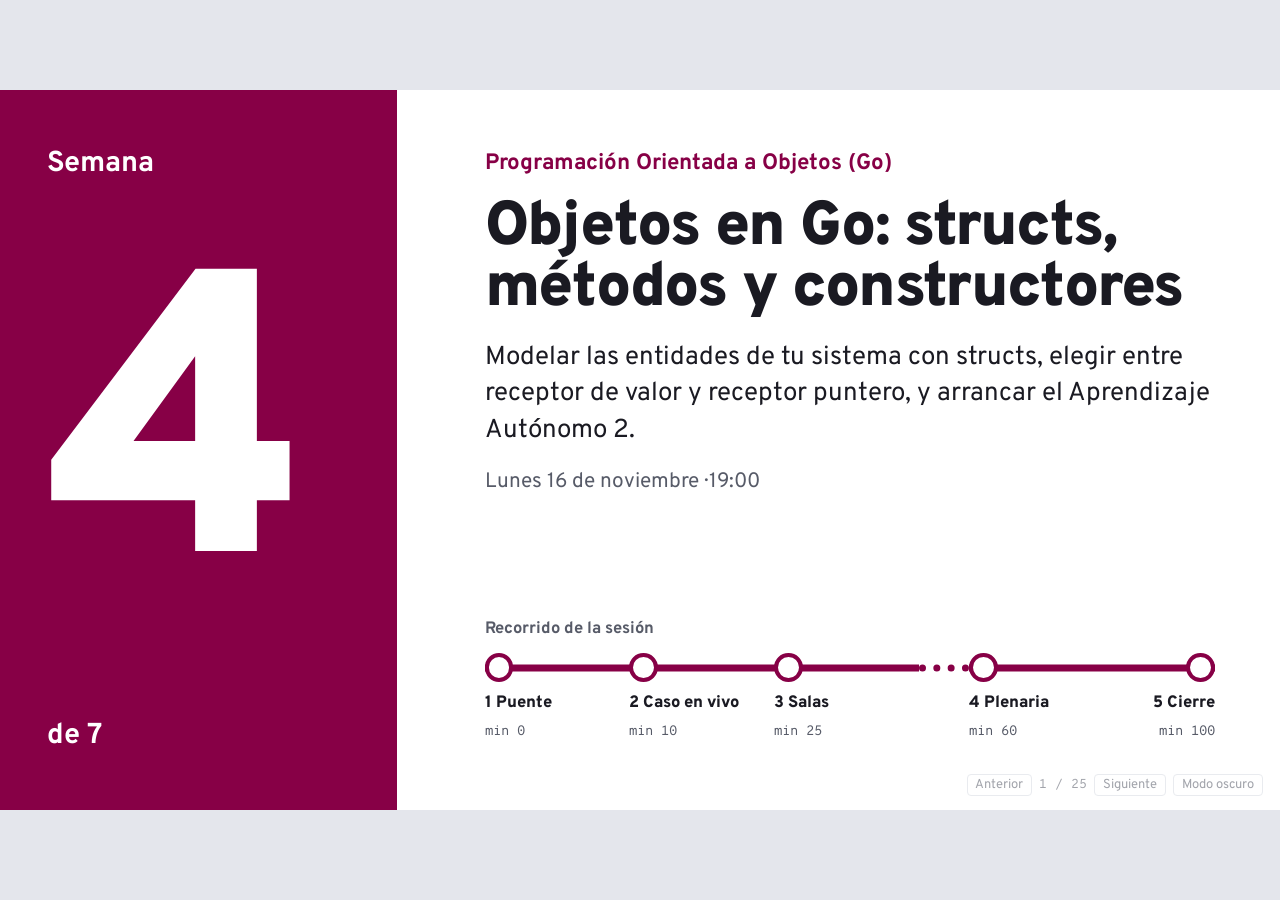
<file: semana-04/index.html>
<!doctype html>
<html lang="es">
<head>
  <meta charset="utf-8">
  <meta name="viewport" content="width=device-width, initial-scale=1">
  <title>Programación Orientada a Objetos (Go) · Semana 4</title>
  <link rel="preconnect" href="https://fonts.googleapis.com">
  <link rel="preconnect" href="https://fonts.gstatic.com" crossorigin>
  <link rel="stylesheet" href="https://fonts.googleapis.com/css2?family=Overpass+Mono:wght@400;600&family=Overpass:wght@400;600;700;800;900&display=swap">
  <link rel="stylesheet" href="../assets/presentacion.css">
  <script src="../assets/tema.js"></script>
</head>
<body data-curso="poo-go" data-formato="taller">
<div class="barra-lectura">
  <a href="../index.html">Volver al curso</a>
  <button type="button" class="boton" data-alternar-tema>Modo oscuro</button>
</div>
<main class="escenario">

  <section class="diapositiva portada">
    <div class="portada-panel">
      <span>Semana</span>
      <span class="semana-numero">4</span>
      <span>de 7</span>
    </div>
    <div class="portada-texto">
      <p class="curso">Programación Orientada a Objetos (Go)</p>
      <h1>Objetos en Go: structs, métodos y constructores</h1>
      <p class="objetivo">Modelar las entidades de tu sistema con structs, elegir entre receptor de valor y receptor puntero, y arrancar el Aprendizaje Autónomo 2.</p>
      <p class="fecha">Lunes 16 de noviembre · 19:00</p>
      <div class="recorrido-completo"></div>
    </div>
  </section>

  <section class="diapositiva">
    <h2>Plan de hoy</h2>
    <ol class="plan">
      <li data-bloque="1">Pista para el Aprendizaje Práctico, tres ideas y una pregunta rápida.</li>
      <li data-bloque="2">La IA modela un producto con constructor y métodos; lo leemos con la teoría.</li>
      <li data-bloque="3">En salas, cada uno convierte la entidad principal de su sistema en un struct. No se graba.</li>
      <li data-bloque="4">El Aprendizaje Autónomo 2 y los errores frecuentes del primero. Luego, voluntarios.</li>
      <li data-bloque="5">Incrustación, repaso para el domingo y el tutor de la semana 5.</li>
    </ol>
  </section>

  <!-- ============ BLOQUE 1 · PUENTE ============ -->

  <section class="diapositiva bloque" data-bloque="1">
    <span class="numero">1</span>
    <div class="bloque-texto">
      <h2></h2>
      <p class="minutos"></p>
    </div>
  </section>

  <section class="diapositiva">
    <h2>Para el Aprendizaje Práctico de este domingo</h2>
    <p class="pista">Fíjate en cómo se declara un struct, en qué diferencia a un método de una función (el receptor), en qué cambia cuando el receptor es un puntero, en qué es un constructor en Go y en qué campos y métodos «se ven» a través de un struct incrustado.</p>
    <p class="nota">Una pista, no la pregunta. El cuestionario vence el domingo 22 de noviembre.</p>
  </section>

  <section class="diapositiva">
    <h2>Tres ideas para llevarse</h2>
    <ul class="ideas">
      <li data-paso="1"><span>Un <strong>struct</strong> agrupa campos: <code>type Libro struct { titulo string; paginas int }</code>. No hay clases: los métodos se declaran aparte.</span></li>
      <li data-paso="2"><span>Un <strong>método</strong> es una función con receptor: <code>func (l Libro) Resumen() string</code>. Con receptor puntero, <code>(l *Libro)</code>, puede modificar el original.</span></li>
      <li data-paso="3"><span>Un <strong>constructor</strong> es una función normal, por convención <code>NewLibro(...)</code>, que devuelve el struct inicializado (casi siempre <code>*Libro</code>).</span></li>
    </ul>
  </section>

  <section class="diapositiva">
    <h2>Si vienes de Java o Python</h2>
    <table class="tabla">
      <thead><tr><th></th><th>Java</th><th>Python</th><th>Go</th></tr></thead>
      <tbody>
        <tr><td>Molde de objetos</td><td><code>class Libro { }</code></td><td><code>class Libro:</code></td><td><code>type Libro struct { }</code></td></tr>
        <tr><td>Métodos</td><td>dentro de la clase</td><td>dentro de la clase, con <code>self</code></td><td>fuera, con receptor <code>(l Libro)</code></td></tr>
        <tr><td>Constructor</td><td><code>new Libro(...)</code></td><td><code>__init__</code></td><td>función normal <code>NewLibro(...)</code></td></tr>
        <tr><td>Referencia al objeto</td><td><code>this</code></td><td><code>self</code></td><td>el receptor, con el nombre que elijas</td></tr>
        <tr><td>Reutilizar</td><td><code>extends</code> (herencia)</td><td>herencia</td><td>incrustación (composición)</td></tr>
      </tbody>
    </table>
    <p class="nota">Los objetos de Java siempre se pasan por referencia. En Go, un struct se copia, salvo que uses un puntero.</p>
  </section>

  <section class="diapositiva pregunta">
    <p class="nota">Responde en el Forms del chat de la reunión</p>
    <p class="enunciado">¿Qué imprime este programa?</p>
    <div class="dos-columnas" style="grid-template-columns: 1.5fr 1fr; align-items: center">
    <pre style="font-size: calc(var(--u) * 2.9)"><code>type Contador struct{ n int }

func (c Contador) Sumar()      { c.n++ }
func (c *Contador) SumarBien() { c.n++ }

func main() {
    k := Contador{}
    k.Sumar(); k.Sumar(); k.SumarBien()
    fmt.Println(k.n)
}</code></pre>
    <ol class="opciones" style="grid-template-columns: 1fr">
      <li>0</li>
      <li>1</li>
      <li>3</li>
      <li>No compila</li>
    </ol>
    </div>
  </section>

  <section class="diapositiva">
    <h2>Copia o dirección: lo que pasa en memoria</h2>
    <table class="tabla">
      <thead><tr><th>Línea</th><th>El método trabaja sobre…</th><th>Dentro del método</th><th><code>k.n</code> después</th></tr></thead>
      <tbody>
        <tr data-paso="1"><td><code>k := Contador{}</code></td><td>—</td><td>—</td><td class="resultado">0</td></tr>
        <tr data-paso="2"><td><code>k.Sumar()</code></td><td>una <strong>copia</strong> de <code>k</code></td><td>la copia pasa a 1 y desaparece</td><td class="resultado">0</td></tr>
        <tr data-paso="3"><td><code>k.Sumar()</code></td><td>otra copia nueva</td><td>la copia pasa a 1 y desaparece</td><td class="resultado">0</td></tr>
        <tr data-paso="4"><td><code>k.SumarBien()</code></td><td>la <strong>dirección</strong> de <code>k</code> (Go toma <code>&amp;k</code>)</td><td>el original pasa a 1</td><td class="resultado">1</td></tr>
      </tbody>
    </table>
    <p data-paso="5">Respuesta: <mark>1</mark>. Con receptor de valor, el método trabaja sobre una copia que desaparece al terminar. Con receptor puntero, modifica el original. Pruébalo con <code>ejemplos/receptores</code>.</p>
  </section>

  <!-- ============ BLOQUE 2 · CASO EN VIVO ============ -->

  <section class="diapositiva bloque" data-bloque="2">
    <span class="numero">2</span>
    <div class="bloque-texto">
      <h2></h2>
      <p class="minutos"></p>
      <p>La IA modela un producto con constructor y métodos, y lo leemos con la teoría.</p>
    </div>
  </section>

  <section class="diapositiva">
    <h2>Le pedimos un modelo a la IA</h2>
    <div class="dos-columnas">
      <pre class="prompt">Modela en Go un producto de inventario con nombre, precio y stock. Agrega un constructor, un método que calcule el valor del inventario, otro que aplique un descuento y otro que reponga unidades. Escribe un main que lo use.</pre>
      <div>
        <h3>Para interpretar su respuesta</h3>
        <ul>
          <li data-paso="1">¿Por qué el constructor se llama <code>NewProducto</code> y devuelve <code>*Producto</code>?</li>
          <li data-paso="2">¿Por qué <code>ValorInventario</code> usa receptor de valor y <code>AplicarDescuento</code> receptor puntero?</li>
          <li data-paso="3">Si <code>teclado</code> es un puntero, ¿por qué se escribe <code>teclado.Nombre</code> y no <code>(*teclado).Nombre</code>?</li>
        </ul>
      </div>
    </div>
  </section>

  <section class="diapositiva">
    <h2>Lo que respondió, leído con la teoría</h2>
    <div class="dos-columnas" style="grid-template-columns: 1.7fr 1fr">
      <pre class="compacto" style="font-size: calc(var(--u) * 2.45)"><code>type Producto struct {
    Nombre string
    Precio float64
    Stock  int
}

<span class="clave">func NewProducto(nombre string, precio float64) *Producto {</span>
    return &amp;Producto{Nombre: nombre, Precio: precio}
}

<span class="clave">func (p Producto) ValorInventario() float64 {</span>
    return p.Precio * float64(p.Stock)
}

<span class="clave">func (p *Producto) AplicarDescuento(pct float64) {</span>
    p.Precio = p.Precio * (1 - pct/100)
}</code></pre>
      <div style="display: flex; flex-direction: column; gap: calc(var(--u) * 2.5)">
        <ul class="ideas compactas">
          <li data-paso="1"><span>Un constructor es una función normal. <code>NewX</code> es convención, y devolver un puntero evita copias.</span></li>
          <li data-paso="2"><span>Leer: receptor de valor basta. Modificar: receptor puntero, o el cambio se pierde en una copia.</span></li>
          <li data-paso="3"><span>Con un puntero a struct, el punto desreferencia solo: <code>teclado.Nombre</code>.</span></li>
        </ul>
        <p class="nota">Código completo: <code>ejemplos/producto/main.go</code>.</p>
      </div>
    </div>
  </section>

  <section class="diapositiva">
    <h2>¿Valor o puntero? Una regla práctica</h2>
    <table class="tabla">
      <thead><tr><th>Situación</th><th>Receptor</th><th>Ejemplo</th></tr></thead>
      <tbody>
        <tr data-paso="1"><td>El método solo lee</td><td>de valor</td><td><code>func (p Producto) ValorInventario() float64</code></td></tr>
        <tr data-paso="2"><td>El método modifica un campo</td><td>puntero</td><td><code>func (p *Producto) Reponer(u int)</code></td></tr>
        <tr data-paso="3"><td>El struct es grande</td><td>puntero</td><td>evita copiarlo en cada llamada</td></tr>
        <tr data-paso="4"><td>Ya hay un método con puntero</td><td>puntero en todos</td><td>por coherencia</td></tr>
      </tbody>
    </table>
    <p class="nota" data-paso="5">Llamar es igual en ambos casos: <code>mouse.Reponer(3)</code>. Si <code>mouse</code> es una variable, Go toma <code>&amp;mouse</code> solo. Las dos formas compilan; lo que cambia es si el original se modifica.</p>
  </section>

  <section class="diapositiva">
    <h2>Receptores en memoria</h2>
    <figure id="anim-receptor">
      <figcaption class="solo-lector">Con receptor de valor, el método recibe una copia de la cuenta y el cambio se pierde. Con receptor puntero, recibe la dirección y modifica el original. <span data-paso="1"></span><span data-paso="2"></span><span data-paso="3"></span><span data-paso="4"></span><span data-paso="5"></span><span data-paso="6"></span><span data-paso="7"></span></figcaption>
    </figure>
    <p class="nota">Salida real de <code>ejemplos/receptores</code>: dentro de <code>DepositarCopia</code>, 150; después, 100. Dentro de <code>Depositar</code>, 150; después, 150.</p>
  </section>

  <!-- ============ BLOQUE 3 · SALAS ============ -->

  <section class="diapositiva bloque" data-bloque="3">
    <span class="numero">3</span>
    <div class="bloque-texto">
      <h2></h2>
      <p class="minutos"></p>
      <p>La consigna queda en esta diapositiva y en el chat.</p>
    </div>
  </section>

  <section class="diapositiva">
    <h2>Consigna</h2>
    <ol class="plan">
      <li><span class="min">0–5</span><span><strong>Tus entidades.</strong> Cada uno nombra las 2–3 entidades de su sistema (por ejemplo: <code>Libro</code>, <code>Socio</code>, <code>Prestamo</code>) y sus campos.</span></li>
      <li><span class="min">5–20</span><span><strong>Tu struct.</strong> Parte de <code>ejemplos/ejercicio-structs</code>: la entidad principal con constructor <code>NewX</code>, un método que lee (receptor de valor) y otro que modifica (receptor puntero).</span></li>
      <li><span class="min">20–30</span><span><strong>Retos, si terminaste.</strong> (1) Predice y comprueba los tres de <code>ejemplos/predice</code>. (2) Cambia tu método que modifica a receptor de valor y explica qué pasa. (3) Agrega una segunda entidad que incruste a otra.</span></li>
    </ol>
    <div class="consigna-pie">
      <p class="nota">Antes de volver, anota una duda. ¿Quieres mostrar tu struct en la plenaria? Avísame por chat.</p>
      <button class="temporizador" type="button" data-minutos="30" aria-label="Temporizador de la consigna"></button>
    </div>
  </section>

  <!-- ============ BLOQUE 4 · PLENARIA ============ -->

  <section class="diapositiva bloque" data-bloque="4">
    <span class="numero">4</span>
    <div class="bloque-texto">
      <h2></h2>
      <p class="minutos"></p>
      <p>Primero, el Aprendizaje Autónomo 2 y los errores frecuentes del primero. Después, structs de voluntarios.</p>
    </div>
  </section>

  <section class="diapositiva">
    <h2>Aprendizaje Autónomo 2 · Desarrollo del sistema</h2>
    <div class="dos-columnas">
      <div>
        <h3>Qué haces</h3>
        <ul>
          <li data-paso="1">Programas el sistema del primer trabajo, <strong>en el mismo repositorio</strong>.</li>
          <li data-paso="2">Entidades como structs con constructor y métodos; slices y maps donde corresponda.</li>
          <li data-paso="3">Encapsulación, manejo de errores y al menos una interfaz con dos implementaciones.</li>
          <li data-paso="4">Comentarios en las partes complejas y tus decisiones en el <code>README.md</code>.</li>
        </ul>
      </div>
      <div>
        <h3>Qué entregas</h3>
        <ul>
          <li>El código en tu repositorio: compila y corre.</li>
          <li>El <code>README.md</code> con las decisiones de diseño.</li>
          <li>Un video (o dos) con la explicación y la demostración.</li>
        </ul>
        <p class="nota">Vence el <strong>domingo 6 de diciembre</strong>. Es individual.</p>
      </div>
    </div>
  </section>

  <section class="diapositiva">
    <h2>Aclaraciones al enunciado</h2>
    <table class="tabla">
      <thead><tr><th>La plataforma dice</th><th>Qué hacer</th></tr></thead>
      <tbody>
        <tr><td>«El grupo…», «repositorio del grupo»</td><td>Individual, en tu repositorio del primer trabajo</td></tr>
        <tr><td>«Clases»</td><td>Structs con métodos: Go no tiene clases</td></tr>
        <tr><td>«Avance significativo»</td><td>Que funcione la mayoría de las funcionalidades que diseñaste</td></tr>
        <tr><td>«Fuentes», «expertos», «posición»</td><td>Tus structs, tus decisiones de diseño y tu avance (ver la rúbrica de la guía)</td></tr>
        <tr><td>Dos videos</td><td>Puede ser uno solo con dos partes</td></tr>
      </tbody>
    </table>
    <p class="nota">Las interfaces se ven en la semana 6, la misma semana en que vence: deja previsto desde ya dónde irá la tuya. <a href="../ver.html?f=entregas/aa2.md">Guía completa y rúbrica</a>.</p>
  </section>

  <section class="diapositiva">
    <h2>Lo que más se repitió en el Aprendizaje Autónomo 1</h2>
    <ul class="ideas">
      <li data-paso="1"><span><strong>Todo dentro de <code>main</code>.</strong> Un paquete por módulo hace que el sistema crezca sin desordenarse.</span></li>
      <li data-paso="2"><span><strong>Funciones que hacen de todo.</strong> Una función, una responsabilidad: así se convierten fácil en métodos.</span></li>
      <li data-paso="3"><span><strong>Repositorio que no compila.</strong> Antes de entregar: <code>go build ./...</code> y <code>go vet ./...</code>.</span></li>
      <li data-paso="4"><span><strong>PDF y repositorio que no coinciden.</strong> La tabla de funciones debe describir lo que hay en el código.</span></li>
    </ul>
    <p class="nota">Retroalimentación general, sin nombres. Todo esto se puede corregir en el Aprendizaje Autónomo 2.</p>
  </section>

  <section class="diapositiva">
    <h2>Revisamos tu struct</h2>
    <ul class="ideas">
      <li><span>¿El constructor se llama <code>NewX</code> y deja el struct listo para usar?</span></li>
      <li><span>¿Los métodos que modifican usan receptor puntero?</span></li>
      <li><span>¿Puedes explicar por qué cada método tiene el receptor que tiene?</span></li>
      <li><span>¿Las funciones sueltas de tu primer trabajo ya son métodos?</span></li>
    </ul>
    <p class="nota">Solo participa quien se ofrece. Recuerda que esta parte se graba.</p>
  </section>

  <!-- ============ BLOQUE 5 · CIERRE ============ -->

  <section class="diapositiva bloque" data-bloque="5">
    <span class="numero">5</span>
    <div class="bloque-texto">
      <h2></h2>
      <p class="minutos"></p>
      <p>Incrustación, repaso para el domingo y el tutor de la semana 5.</p>
    </div>
  </section>

  <section class="diapositiva">
    <h2>Incrustación: composición, no herencia</h2>
    <div class="dos-columnas" style="grid-template-columns: 1.6fr 1fr">
      <pre class="compacto"><code>type Vehiculo struct {
    placa, modelo string
}
func (v Vehiculo) Describir() string { … }

<span class="clave">type Taxi struct {
    Vehiculo  <span class="comentario">// incrustado: sin nombre</span>
    cooperativa string
}</span>

func (t *Taxi) Ficha() {
    fmt.Println("Taxi", t.placa, "de", t.cooperativa)
}</code></pre>
      <ul class="ideas compactas">
        <li data-paso="1"><span>Los campos y métodos de <code>Vehiculo</code> se <strong>promueven</strong>: <code>t.placa</code> y <code>t.Describir()</code> funcionan.</span></li>
        <li data-paso="2"><span>Un método de <code>Taxi</code>, aunque tenga receptor puntero, puede usar <code>t.placa</code>. Compila y funciona.</span></li>
        <li data-paso="3"><span>No es herencia: un <code>Taxi</code> no se puede usar donde se espera un <code>Vehiculo</code>. Se dice que lo «hereda» de forma coloquial.</span></li>
      </ul>
    </div>
    <p class="nota">Código completo: <code>ejemplos/incrustacion/main.go</code>.</p>
  </section>

  <section class="diapositiva">
    <h2>Predice antes de mirar</h2>
    <table class="tabla">
      <thead><tr><th>Código</th><th>Resultado</th><th>Por qué</th></tr></thead>
      <tbody>
        <tr><td><code>type Sala struct { nombre string; aforo int }</code></td><td class="resultado" data-paso="1">compila</td><td data-paso="1"><code>;</code> separa campos en una línea</td></tr>
        <tr><td><code>func ajustar(s *Sala) { s.aforo = 50 }</code> y <code>ajustar(&amp;sala)</code></td><td class="resultado" data-paso="2">aforo = 50</td><td data-paso="2">el puntero permite modificar el original</td></tr>
        <tr><td><code>ps := &amp;Sala{nombre: "B"}</code> y <code>ps.nombre</code></td><td class="resultado" data-paso="3">B</td><td data-paso="3">el punto desreferencia solo</td></tr>
        <tr><td><code>t.Describir()</code>, método de <code>Vehiculo</code></td><td class="resultado" data-paso="4">funciona</td><td data-paso="4">método promovido por la incrustación</td></tr>
        <tr><td>Métodos sobre <code>type Celsius float64</code></td><td class="resultado" data-paso="5">permitido</td><td data-paso="5">cualquier tipo definido en tu paquete puede tener métodos</td></tr>
        <tr><td>Un método llamado <code>constructor</code> que Go invoque solo</td><td class="resultado" data-paso="6">no existe</td><td data-paso="6">el constructor es una función que tú llamas</td></tr>
      </tbody>
    </table>
  </section>

  <section class="diapositiva">
    <h2>Cómo usar el tutor</h2>
    <ol>
      <li>Abre el sitio del curso, <a href="https://carlosandresat.github.io/uide-poo-go-online/">carlosandresat.github.io/uide-poo-go-online</a>, y pulsa <strong>Copiar tutor</strong> en la semana 5. También puedes <a href="../ver.html?f=semana-05/tutor.md">abrirlo aquí</a>.</li>
      <li>Pégalo completo en ChatGPT, Gemini o Claude (sirve la versión gratuita).</li>
      <li>Conversa 20–30 minutos. Te hará preguntas y no te dará respuestas.</li>
      <li>Al final, envía tu ticket de entrada en el <a href="https://forms.cloud.microsoft/r/ZhHFhJsKQE">formulario de tickets</a> hasta las 12:00 del lunes 23 de noviembre.</li>
    </ol>
    <p class="nota">Si tienes poco tiempo, escribe RÁPIDO al empezar: irá directo a las preguntas de control.</p>
  </section>

  <section class="diapositiva">
    <h2>Antes de irnos</h2>
    <ul class="cierre-lista">
      <li><span class="que">Este domingo, 22 nov</span><span>Aprendizaje Práctico de la semana 4.</span></li>
      <li><span class="que">Domingo 6 dic</span><span>Aprendizaje Autónomo 2. Empieza ya: convierte tus entidades en structs.</span></li>
      <li><span class="que">Si ves la grabación</span><span>Completa <code>ejemplos/ejercicio-structs</code> con tu entidad principal: constructor <code>NewX</code>, un método que lee y otro que modifica. Cambia el receptor puntero por uno de valor y explica qué pasa. Luego, los retos de <code>ejemplos/predice</code>.</span></li>
      <li><span class="que">Próxima semana</span><span>Encapsulación y manejo de errores. Explicaré la Evaluación en Contacto con el Docente. Antes, usa el <a href="../ver.html?f=semana-05/tutor.md">tutor de la semana 5</a>.</span></li>
    </ul>
  </section>

</main>
<script src="../assets/secuencia.js"></script>
<script src="../assets/presentacion.js"></script>
<script src="anim-receptor.js"></script>
</body>
</html>
</file>
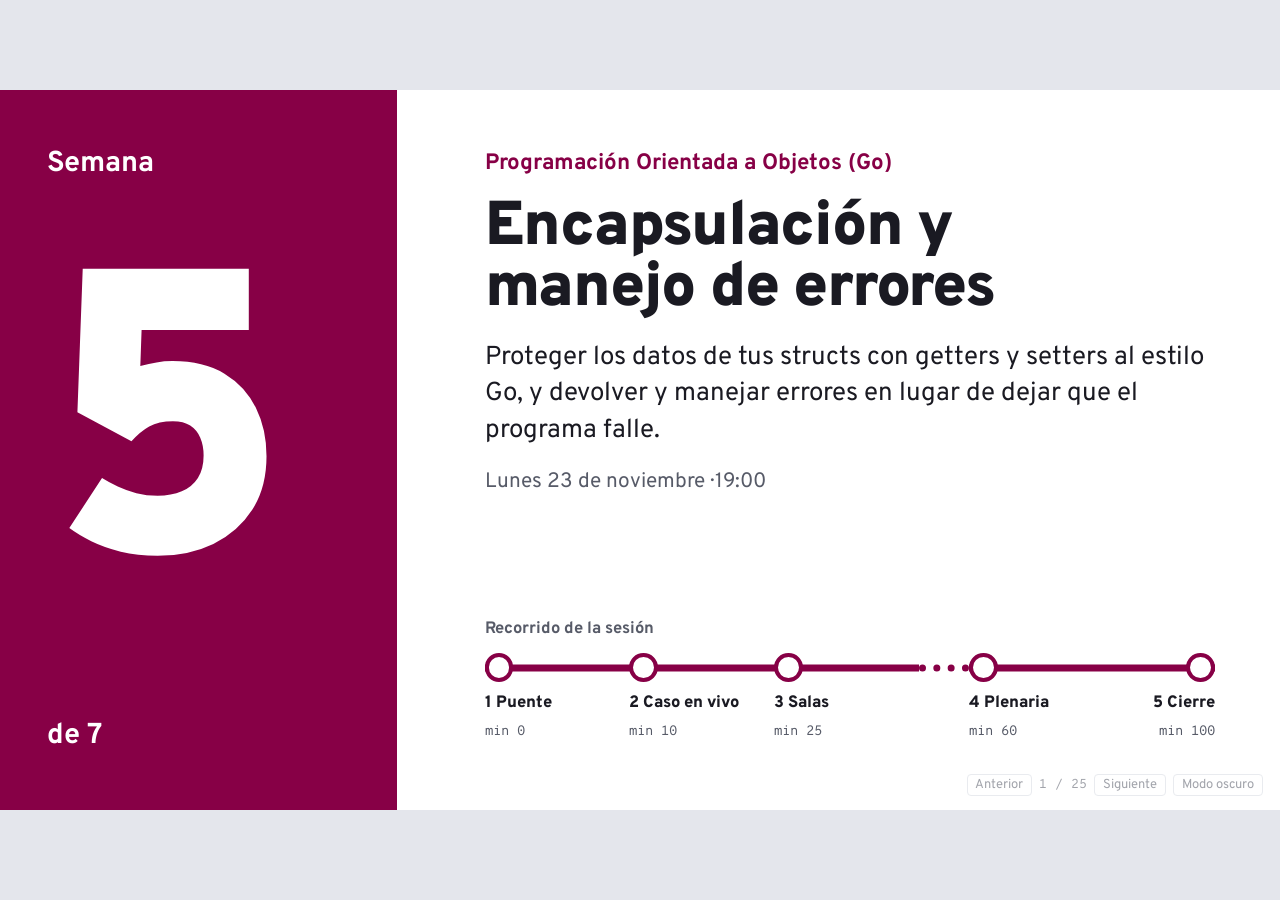
<file: semana-05/index.html>
<!doctype html>
<html lang="es">
<head>
  <meta charset="utf-8">
  <meta name="viewport" content="width=device-width, initial-scale=1">
  <title>Programación Orientada a Objetos (Go) · Semana 5</title>
  <link rel="preconnect" href="https://fonts.googleapis.com">
  <link rel="preconnect" href="https://fonts.gstatic.com" crossorigin>
  <link rel="stylesheet" href="https://fonts.googleapis.com/css2?family=Overpass+Mono:wght@400;600&family=Overpass:wght@400;600;700;800;900&display=swap">
  <link rel="stylesheet" href="../assets/presentacion.css">
  <script src="../assets/tema.js"></script>
</head>
<body data-curso="poo-go" data-formato="taller">
<div class="barra-lectura">
  <a href="../index.html">Volver al curso</a>
  <button type="button" class="boton" data-alternar-tema>Modo oscuro</button>
</div>
<main class="escenario">

  <section class="diapositiva portada">
    <div class="portada-panel">
      <span>Semana</span>
      <span class="semana-numero">5</span>
      <span>de 7</span>
    </div>
    <div class="portada-texto">
      <p class="curso">Programación Orientada a Objetos (Go)</p>
      <h1>Encapsulación y manejo de errores</h1>
      <p class="objetivo">Proteger los datos de tus structs con getters y setters al estilo Go, y devolver y manejar errores en lugar de dejar que el programa falle.</p>
      <p class="fecha">Lunes 23 de noviembre · 19:00</p>
      <div class="recorrido-completo"></div>
    </div>
  </section>

  <section class="diapositiva">
    <h2>Plan de hoy</h2>
    <ol class="plan">
      <li data-bloque="1">Pista para el Aprendizaje Práctico, tres ideas y una pregunta rápida.</li>
      <li data-bloque="2">La IA encapsula una cuenta bancaria con errores; lo leemos con la teoría.</li>
      <li data-bloque="3">En salas, cada uno encapsula la entidad principal de su sistema. No se graba.</li>
      <li data-bloque="4">La Evaluación en Contacto con el Docente, explicada. Luego, voluntarios.</li>
      <li data-bloque="5">Repaso para el domingo, el Aprendizaje Autónomo 2 y el tutor de la semana 6.</li>
    </ol>
  </section>

  <!-- ============ BLOQUE 1 · PUENTE ============ -->

  <section class="diapositiva bloque" data-bloque="1">
    <span class="numero">1</span>
    <div class="bloque-texto">
      <h2></h2>
      <p class="minutos"></p>
    </div>
  </section>

  <section class="diapositiva">
    <h2>Para el Aprendizaje Práctico de este domingo</h2>
    <p class="pista">Fíjate en qué hace que un campo sea visible o no fuera de su paquete; en qué receptor necesita un setter y cuál basta para un getter; en cómo se llaman; en las dos funciones para crear errores y en qué se diferencian; y en cómo se devuelve y se revisa un error.</p>
    <p class="nota">Una pista, no la pregunta. El cuestionario vence el domingo 29 de noviembre.</p>
  </section>

  <section class="diapositiva">
    <h2>Tres ideas para llevarse</h2>
    <ul class="ideas">
      <li data-paso="1"><span><strong>Encapsular</strong> es ocultar los datos y exponer métodos. En Go, un campo en minúscula solo se ve dentro de su paquete.</span></li>
      <li data-paso="2"><span><strong>Getter</strong> lee (receptor de valor) y <strong>setter</strong> modifica y valida (receptor puntero). Así se controla el acceso desde fuera del paquete.</span></li>
      <li data-paso="3"><span><strong>Errores</strong>: la función devuelve <code>(valor, error)</code> y quien la llama revisa <code>if err != nil</code>. No hay <code>try</code> ni <code>catch</code>.</span></li>
    </ul>
  </section>

  <section class="diapositiva">
    <h2>Si vienes de Java o Python</h2>
    <table class="tabla">
      <thead><tr><th></th><th>Java</th><th>Python</th><th>Go</th></tr></thead>
      <tbody>
        <tr><td>Campo privado</td><td><code>private double saldo;</code></td><td>convención <code>_saldo</code></td><td><code>saldo float64</code> (minúscula)</td></tr>
        <tr><td>Getter</td><td><code>getSaldo()</code></td><td><code>@property</code></td><td><code>Saldo()</code></td></tr>
        <tr><td>Setter</td><td><code>setSaldo(x)</code></td><td><code>@saldo.setter</code></td><td><code>SetSaldo(x) error</code></td></tr>
        <tr><td>Señalar un error</td><td><code>throw new Exception()</code></td><td><code>raise ValueError()</code></td><td><code>return nil, errors.New("…")</code></td></tr>
        <tr><td>Atraparlo</td><td><code>try { } catch { }</code></td><td><code>try: … except:</code></td><td><code>if err != nil { }</code></td></tr>
      </tbody>
    </table>
    <p class="nota">La privacidad en Go es por paquete, no por struct: dentro del mismo paquete todo se ve. Y verás mucho código con <code>GetSaldo()</code>, sobre todo de quien viene de Java; compila igual, pero la guía oficial de Go recomienda <code>Saldo()</code>.</p>
  </section>

  <section class="diapositiva pregunta">
    <p class="nota">Responde en el Forms del chat de la reunión</p>
    <p class="enunciado">¿Qué imprime este programa?</p>
    <div class="dos-columnas" style="grid-template-columns: 2fr 1fr; align-items: center">
    <pre style="font-size: calc(var(--u) * 2.6)"><code>func retirar(saldo, monto float64) (float64, error) {
    if monto &gt; saldo {
        return saldo, fmt.Errorf("faltan %.2f", monto-saldo)
    }
    return saldo - monto, nil
}
<span class="comentario">// en main:</span>
s, err := retirar(30, 45)
if err != nil { fmt.Println("Error:", err) }
fmt.Println(s)</code></pre>
    <ol class="opciones" style="grid-template-columns: 1fr">
      <li>Error: faltan 15.00 y luego 30</li>
      <li>-15</li>
      <li>Error: faltan 15.00 y luego -15</li>
      <li>No compila</li>
    </ol>
    </div>
  </section>

  <section class="diapositiva">
    <h2>Sigue el error, paso a paso</h2>
    <table class="tabla">
      <thead><tr><th>Paso</th><th>Qué pasa</th><th>Valores</th></tr></thead>
      <tbody>
        <tr data-paso="1"><td>1</td><td><code>45 &gt; 30</code>: entra al <code>if</code></td><td class="resultado">monto &gt; saldo</td></tr>
        <tr data-paso="2"><td>2</td><td>Devuelve el saldo sin cambios y un error con datos (<code>%.2f</code>)</td><td class="resultado">30 · "faltan 15.00"</td></tr>
        <tr data-paso="3"><td>3</td><td>En <code>main</code>, <code>err</code> no es <code>nil</code>: imprime el mensaje</td><td class="resultado">Error: faltan 15.00</td></tr>
        <tr data-paso="4" class="fin"><td>4</td><td>Sigue la ejecución: imprime <code>s</code></td><td>30</td></tr>
      </tbody>
    </table>
    <p data-paso="5">Respuesta: <mark>la A</mark>. Un error en Go es un valor más: no detiene el programa. Lo que pase después depende de cómo lo manejes; aquí, el saldo nunca se restó.</p>
  </section>

  <!-- ============ BLOQUE 2 · CASO EN VIVO ============ -->

  <section class="diapositiva bloque" data-bloque="2">
    <span class="numero">2</span>
    <div class="bloque-texto">
      <h2></h2>
      <p class="minutos"></p>
      <p>La IA encapsula una cuenta bancaria con errores y lo leemos con la teoría.</p>
    </div>
  </section>

  <section class="diapositiva">
    <h2>Le pedimos una cuenta encapsulada a la IA</h2>
    <div class="dos-columnas">
      <pre class="prompt">Escribe en Go un paquete cuenta con un struct Cuenta (titular y saldo) que no se pueda modificar desde fuera del paquete. Agrega un constructor que valide, getters, un setter para el titular y un método para retirar que devuelva un error si no alcanza el saldo. Escribe un main que maneje los errores.</pre>
      <div>
        <h3>Para interpretar su respuesta</h3>
        <ul>
          <li data-paso="1">¿Qué impide escribir <code>c.saldo = 1000000</code> desde <code>main</code>?</li>
          <li data-paso="2">¿Por qué el getter se llama <code>Saldo()</code> y el setter <code>SetTitular()</code>, con receptor puntero?</li>
          <li data-paso="3">¿Qué diferencia hay entre <code>errors.New</code> y <code>fmt.Errorf</code> en su código?</li>
        </ul>
      </div>
    </div>
  </section>

  <section class="diapositiva">
    <h2>Lo que respondió, leído con la teoría</h2>
    <div class="dos-columnas" style="grid-template-columns: 1.55fr 1fr">
      <pre class="compacto" style="font-size: calc(var(--u) * 2.4)"><code><span class="clave">type Cuenta struct { titular string; saldo float64 }</span>

func (c Cuenta) Saldo() float64 { return c.saldo }

<span class="clave">func (c *Cuenta) SetTitular(nuevo string) error {</span>
    if nuevo == "" { return errors.New("titular vacío") }
    c.titular = nuevo
    return nil
}

func (c *Cuenta) Retirar(monto float64) error {
    if monto &gt; c.saldo {
<span class="clave">        return fmt.Errorf("retiro de %.2f: %w",
            monto, ErrSaldoInsuficiente)</span>
    }
    c.saldo -= monto; return nil
}</code></pre>
      <div style="display: flex; flex-direction: column; gap: calc(var(--u) * 2.5)">
        <ul class="ideas compactas">
          <li data-paso="1"><span>Campos en minúscula: desde <code>main</code> (otro paquete) no existen. Solo se llega a ellos por los métodos.</span></li>
          <li data-paso="2"><span>El setter modifica, así que necesita puntero, y valida antes de cambiar. El getter solo lee.</span></li>
          <li data-paso="3"><span><code>errors.New</code>: mensaje fijo. <code>fmt.Errorf</code>: mensaje con datos, y <code>%w</code> envuelve otro error.</span></li>
        </ul>
        <p class="nota">Código completo: <code>ejemplos/cuentas</code> (<code>go run .</code>).</p>
      </div>
    </div>
  </section>

  <section class="diapositiva">
    <h2>Devolver un error y manejarlo</h2>
    <div class="dos-columnas" style="grid-template-columns: 1.3fr 1fr">
      <div>
        <h3>Quien puede fallar, devuelve</h3>
        <pre class="compacto" style="font-size: calc(var(--u) * 2.4)"><code>func NewCuenta(t string, i float64) (*Cuenta, error) {
    if t == "" {
<span class="clave">        return nil, errors.New("titular vacío")</span>
    }
    return &amp;Cuenta{titular: t, saldo: i}, nil
}</code></pre>
        <p class="nota" style="margin-top: 1em">Se devuelven <strong>todos</strong> los valores: <code>nil</code> para el puntero y el error. Si todo va bien, el error es <code>nil</code>.</p>
      </div>
      <div>
        <h3>Quien llama, revisa</h3>
        <pre class="compacto" style="font-size: calc(var(--u) * 2.4)"><code>c, err := NewCuenta("", 10)
<span class="clave">if err != nil {</span>
    fmt.Println("Error:", err)
    return
}
fmt.Println(c.Saldo())</code></pre>
        <p class="nota" style="margin-top: 1em"><code>err</code> es una variable de tipo <code>error</code>: se compara con <code>nil</code>. <code>if err { }</code> no compila.</p>
      </div>
    </div>
  </section>

  <section class="diapositiva">
    <h2>Cómo viaja un error</h2>
    <figure id="anim-errores">
      <figcaption class="solo-lector">main llama a NewReserva, que llama a SetPersonas. SetPersonas crea un error con fmt.Errorf y %w, que envuelve a ErrSinCupo. Cada función que lo recibe lo devuelve hacia arriba hasta main, que lo imprime. errors.Is encuentra ErrSinCupo dentro del envoltorio. <span data-paso="1"></span><span data-paso="2"></span><span data-paso="3"></span><span data-paso="4"></span><span data-paso="5"></span><span data-paso="6"></span></figcaption>
    </figure>
    <p class="nota">Código: <code>ejemplos/propagacion/main.go</code>. Cada función decide: manejar el error o devolverlo. Nadie lo ignora.</p>
  </section>

  <!-- ============ BLOQUE 3 · SALAS ============ -->

  <section class="diapositiva bloque" data-bloque="3">
    <span class="numero">3</span>
    <div class="bloque-texto">
      <h2></h2>
      <p class="minutos"></p>
      <p>La consigna queda en esta diapositiva y en el chat.</p>
    </div>
  </section>

  <section class="diapositiva">
    <h2>Consigna</h2>
    <ol class="plan">
      <li><span class="min">0–5</span><span><strong>Tus reglas.</strong> Cada uno dice qué datos de su entidad principal no deberían cambiar sin control y qué validación necesita cada uno.</span></li>
      <li><span class="min">5–20</span><span><strong>Tu entidad encapsulada.</strong> Parte de <code>ejemplos/ejercicio-encapsulacion</code>: campos en minúscula, constructor que devuelve <code>(*X, error)</code>, getters y un setter que valida.</span></li>
      <li><span class="min">20–30</span><span><strong>Retos, si terminaste.</strong> (1) Predice y comprueba los tres de <code>ejemplos/predice</code>. (2) Crea un error con nombre y compáralo con <code>errors.Is</code>. (3) Intenta escribir un campo privado desde <code>main</code> y lee el error.</span></li>
    </ol>
    <div class="consigna-pie">
      <p class="nota">Antes de volver, anota una duda. ¿Quieres mostrar tu entidad en la plenaria? Avísame por chat.</p>
      <button class="temporizador" type="button" data-minutos="30" aria-label="Temporizador de la consigna"></button>
    </div>
  </section>

  <!-- ============ BLOQUE 4 · PLENARIA ============ -->

  <section class="diapositiva bloque" data-bloque="4">
    <span class="numero">4</span>
    <div class="bloque-texto">
      <h2></h2>
      <p class="minutos"></p>
      <p>Primero, la Evaluación en Contacto con el Docente. Después, entidades de voluntarios.</p>
    </div>
  </section>

  <section class="diapositiva">
    <h2>Evaluación en Contacto con el Docente · Servicios web</h2>
    <div class="dos-columnas">
      <div>
        <h3>Qué haces</h3>
        <ul>
          <li data-paso="1">Tu mismo sistema, ahora como <strong>aplicación web</strong>.</li>
          <li data-paso="2"><strong>Al menos 8 servicios</strong> que reciben y responden JSON.</li>
          <li data-paso="3">La POO que ya tienes: structs, encapsulación, errores e interfaces.</li>
          <li data-paso="4"><strong>Concurrencia</strong> bien manejada y <strong>pruebas</strong> documentadas.</li>
        </ul>
      </div>
      <div>
        <h3>Qué entregas</h3>
        <ul>
          <li>Repositorio con <code>README.md</code> (tus datos, objetivo, fecha, funcionalidades).</li>
          <li>Informe: descripción, justificación, diagrama de clases, pruebas y resultados.</li>
          <li>Video con presentación, demostración y concurrencia.</li>
        </ul>
        <p class="nota">Vence el <strong>domingo 13 de diciembre</strong>. Es individual. Vale 34 puntos.</p>
      </div>
    </div>
  </section>

  <section class="diapositiva">
    <h2>Lo que dice la plataforma y qué hacer</h2>
    <table class="tabla">
      <thead><tr><th>La plataforma dice</th><th>Qué hacer</th></tr></thead>
      <tbody>
        <tr><td>Título «El impacto de las nuevas tecnologías… visualización del futuro»</td><td>Es de otro curso. El trabajo es <strong>Generación de Servicios Web del Sistema</strong></td></tr>
        <tr><td>«Crea una visualización del futuro…»</td><td>No aplica. Ignóralo</td></tr>
        <tr><td>Cronograma de 8 semanas</td><td>No es un entregable</td></tr>
        <tr><td>«Grupo», «datos del grupo»</td><td>Individual: tus datos en el <code>README.md</code></td></tr>
        <tr><td>«Elegir el tipo de aplicación web»</td><td>Es tu mismo sistema: justifica qué expones como servicios</td></tr>
        <tr><td>«Presentación en la última clase»</td><td>No se presenta en la sesión: va <strong>dentro del video</strong></td></tr>
      </tbody>
    </table>
  </section>

  <section class="diapositiva">
    <h2>Cómo se califica y por dónde empezar</h2>
    <table class="tabla">
      <thead><tr><th>Criterio</th><th>Puntos</th><th>Qué se mira</th></tr></thead>
      <tbody>
        <tr><td>Resultados</td><td class="resultado">8</td><td>Todo funcionando en el video, con solicitudes simultáneas</td></tr>
        <tr><td>Pruebas</td><td class="resultado">8</td><td>Unitarias, de servicios y de aceptación, con errores y correcciones</td></tr>
        <tr><td>Tema y análisis</td><td class="resultado">7 + 7</td><td>Alcance, 8 servicios con JSON, diagrama de clases</td></tr>
        <tr><td>Decisiones y conclusión</td><td class="resultado">2 + 2</td><td>Por qué lo hiciste así y qué aprendiste</td></tr>
      </tbody>
    </table>
    <p data-paso="1"><strong>Esta semana:</strong> lista tus 8 servicios a partir de las funcionalidades del primer trabajo y termina el Aprendizaje Autónomo 2. La semana 6 hacemos el arranque técnico: tu primer servicio web.</p>
    <p class="nota"><a href="../ver.html?f=entregas/ecd.md">Guía completa y rúbrica</a></p>
  </section>

  <section class="diapositiva">
    <h2>Revisamos tu entidad</h2>
    <ul class="ideas">
      <li><span>¿Los campos que importan están en minúscula?</span></li>
      <li><span>¿El constructor y los setters validan y devuelven <code>error</code>?</span></li>
      <li><span>¿Quien llama revisa cada <code>err</code>, o alguno se ignora con <code>_</code>?</span></li>
      <li><span>¿Los getters se llaman como el campo, sin <code>Get</code>?</span></li>
    </ul>
    <p class="nota">Solo participa quien se ofrece. Recuerda que esta parte se graba.</p>
  </section>

  <!-- ============ BLOQUE 5 · CIERRE ============ -->

  <section class="diapositiva bloque" data-bloque="5">
    <span class="numero">5</span>
    <div class="bloque-texto">
      <h2></h2>
      <p class="minutos"></p>
      <p>Repaso para el domingo, el Aprendizaje Autónomo 2 y el tutor de la semana 6.</p>
    </div>
  </section>

  <section class="diapositiva">
    <h2>Errores propios y errores que no son errores</h2>
    <table class="tabla">
      <thead><tr><th>Código</th><th>Qué es</th></tr></thead>
      <tbody>
        <tr data-paso="1"><td><code>type ErrorDeStock string</code><br><code>func (e ErrorDeStock) Error() string { … }</code></td><td>Un error propio: cualquier tipo con el método <code>Error() string</code> implementa la interfaz <code>error</code></td></tr>
        <tr data-paso="2"><td><code>var ErrNoHay = errors.New("no hay stock")</code></td><td>Un error con nombre, para comparar con <code>errors.Is</code></td></tr>
        <tr data-paso="3"><td><code>error</code></td><td>Un <strong>tipo</strong> predeclarado (una interfaz), no una palabra clave</td></tr>
        <tr data-paso="4"><td><code>panic(err)</code></td><td>Detiene el programa: solo para fallas imposibles de manejar, no para validar datos</td></tr>
        <tr data-paso="5"><td><code>return err</code> en una función de dos retornos</td><td>No compila: hay que devolver todos los valores, <code>return nil, err</code></td></tr>
      </tbody>
    </table>
    <p class="nota" data-paso="6">Si una función que lee algo falla, lo habitual es <strong>devolver</strong> el error para que decida quien llama. Imprimirlo y seguir hace que el error se pierda.</p>
  </section>

  <section class="diapositiva">
    <h2>Del aula al Aprendizaje Autónomo 2</h2>
    <ul class="ideas">
      <li data-paso="1"><span>La rúbrica pide campos no exportados con getters y setters; los setters con receptor puntero y que validen.</span></li>
      <li data-paso="2"><span>Las funciones que pueden fallar devuelven <code>error</code>, y quien las llama lo maneja. Un <code>_</code> en lugar de <code>err</code> resta.</span></li>
      <li data-paso="3"><span>Falta la interfaz: la vemos la próxima semana, la misma en que vence.</span></li>
    </ul>
    <p class="nota">Guía: <a href="../ver.html?f=entregas/aa2.md">Aprendizaje Autónomo 2</a>. Vence el domingo 6 de diciembre.</p>
  </section>

  <section class="diapositiva">
    <h2>Cómo usar el tutor</h2>
    <ol>
      <li>Abre el sitio del curso, <a href="https://carlosandresat.github.io/uide-poo-go-online/">carlosandresat.github.io/uide-poo-go-online</a>, y pulsa <strong>Copiar tutor</strong> en la semana 6. También puedes <a href="../ver.html?f=semana-06/tutor.md">abrirlo aquí</a>.</li>
      <li>Pégalo completo en ChatGPT, Gemini o Claude (sirve la versión gratuita).</li>
      <li>Conversa 20–30 minutos. Te hará preguntas y no te dará respuestas.</li>
      <li>Al final, envía tu ticket de entrada en el <a href="https://forms.cloud.microsoft/r/ZhHFhJsKQE">formulario de tickets</a> hasta las 12:00 del lunes 30 de noviembre.</li>
    </ol>
    <p class="nota">Si tienes poco tiempo, escribe RÁPIDO al empezar: irá directo a las preguntas de control.</p>
  </section>

  <section class="diapositiva">
    <h2>Antes de irnos</h2>
    <ul class="cierre-lista">
      <li><span class="que">Este domingo, 29 nov</span><span>Aprendizaje Práctico de la semana 5.</span></li>
      <li><span class="que">Domingo 6 dic</span><span>Aprendizaje Autónomo 2.</span></li>
      <li><span class="que">Si ves la grabación</span><span>Completa <code>ejemplos/ejercicio-encapsulacion</code> con tu entidad: campos privados, constructor que valida y devuelve error, getters sin <code>Get</code> y un setter con puntero. Maneja cada error en <code>main</code>. Luego predice los retos de <code>ejemplos/predice</code>.</span></li>
      <li><span class="que">Próxima semana</span><span>Interfaces y el arranque técnico de tus servicios web. Antes, usa el <a href="../ver.html?f=semana-06/tutor.md">tutor de la semana 6</a>.</span></li>
    </ul>
  </section>

</main>
<script src="../assets/secuencia.js"></script>
<script src="../assets/presentacion.js"></script>
<script src="anim-errores.js"></script>
</body>
</html>
</file>
<file: assets/presentacion.css>
/* Presentaciones de sesión · Cursos UIDE · diseño «Señalética» con colores institucionales
   Fuente única: _plantillas/web/assets/. Se copia a cada repositorio con _plantillas/sincronizar-assets.sh
   Tema: html[data-tema="claro"|"oscuro"] (lo pone assets/tema.js). */

/* ---------- Tokens ---------- */

:root {
  --guinda: #870046;           /* color institucional principal */
  --azul: #0A2A69;             /* color institucional secundario */
  --dorado: #E0AD0B;           /* detalle del logotipo: resaltador de lo que entra en el Aprendizaje Práctico */
  --sobre-guinda: #FFFFFF;
  --tinta-sobre-dorado: #1A1A22;

  --fondo: #FFFFFF;
  --superficie: #F2F3F7;
  --tinta: #1A1A22;
  --tinta-suave: #575B68;
  --regla: #D8DBE3;
  --acento: var(--guinda);      /* líneas, flechas, estación actual, textos de acento */
  --caja-diagrama: var(--azul);
  --texto-caja-diagrama: #FFFFFF;
  --codigo-fondo: var(--azul);
  --codigo-texto: #EEF1F8;
  --fuera-escena: #E4E6EC;

  --f-titulo: "Overpass", "Segoe UI", system-ui, sans-serif;
  --f-texto: "Overpass", "Segoe UI", system-ui, sans-serif;
  --f-codigo: "Overpass Mono", Consolas, "Courier New", monospace;
  --u: 1cqh;
  color-scheme: light;
}

:root[data-tema="oscuro"] {
  --fondo: #0A2259;
  --superficie: #0F2F72;
  --tinta: #F3F4F8;
  --tinta-suave: #B8C2DA;
  --regla: #2C4A8C;
  --acento: #F28DB8;            /* guinda aclarado: contraste 6.7:1 sobre el fondo azul */
  --caja-diagrama: #F3F4F8;
  --texto-caja-diagrama: #0A2259;
  --codigo-fondo: #061637;
  --codigo-texto: #EEF1F8;
  --fuera-escena: #050F27;
  color-scheme: dark;
}

*, *::before, *::after { box-sizing: border-box; }

html, body { margin: 0; }

body {
  font-family: var(--f-texto);
  color: var(--tinta);
  background: var(--fuera-escena);
  -webkit-font-smoothing: antialiased;
}

/* ---------- Escenario 16:9 (modo presentación) ---------- */

body.presentacion { height: 100vh; overflow: hidden; }

.escenario {
  position: fixed;
  inset: 0;
  margin: auto;
  width: min(100vw, calc(100vh * 16 / 9));
  height: min(100vh, calc(100vw * 9 / 16));
  background: var(--fondo);
  color: var(--tinta);
  container-type: size;
  overflow: hidden;
}

.diapositiva {
  position: absolute;
  inset: 0;
  display: none;
  flex-direction: column;
  gap: calc(var(--u) * 3.2);
  padding: calc(var(--u) * 13) calc(var(--u) * 9) calc(var(--u) * 8);
  font-size: calc(var(--u) * 4.1);
  line-height: 1.4;
}

.diapositiva.activa { display: flex; }

/* ---------- Tipografía ---------- */

.diapositiva h1,
.diapositiva h2,
.diapositiva h3 {
  font-family: var(--f-titulo);
  margin: 0;
  letter-spacing: -0.02em;
  line-height: 1;
  text-wrap: balance;
}

.diapositiva h1 { font-size: calc(var(--u) * 10.5); font-weight: 900; }
.diapositiva h2 { font-size: calc(var(--u) * 7.4); font-weight: 900; }
.diapositiva h3 { font-size: calc(var(--u) * 3.8); font-weight: 800; letter-spacing: 0; }

.diapositiva p,
.diapositiva li { max-width: 62ch; text-wrap: pretty; }

.diapositiva p { margin: 0; }

.diapositiva ul,
.diapositiva ol { margin: 0; padding-left: 1.2em; display: grid; gap: 0.5em; }

.diapositiva small,
.nota { font-size: calc(var(--u) * 2.5); color: var(--tinta-suave); }

.diapositiva a { color: var(--acento); text-underline-offset: 0.18em; }

mark {
  background: var(--dorado);
  color: var(--tinta-sobre-dorado);
  padding: 0 0.18em;
  border-radius: 2px;
}

code {
  font-variant-ligatures: none;
  font-family: var(--f-codigo);
  font-size: 0.88em;
  background: var(--superficie);
  padding: 0.06em 0.3em;
  border-radius: 4px;
}

pre {
  margin: 0;
  font-family: var(--f-codigo);
  font-variant-ligatures: none; /* Overpass Mono convierte <- en flecha: en Go el operador debe verse tal cual */
  font-size: calc(var(--u) * 3.1);
  line-height: 1.5;
  background: var(--codigo-fondo);
  color: var(--codigo-texto);
  padding: calc(var(--u) * 2.4) calc(var(--u) * 3);
  border-radius: calc(var(--u) * 1.2);
  overflow: auto;
  tab-size: 4;
}

pre code { background: none; padding: 0; font-size: inherit; color: inherit; }
pre .clave { background: color-mix(in srgb, var(--dorado) 35%, transparent); display: inline-block; width: 100%; }
pre .comentario { color: #9FB0D3; }

/* Lo que se le pide a la IA: lenguaje natural, se ajusta al ancho */
.prompt {
  font-family: var(--f-texto);
  font-size: calc(var(--u) * 3.7);
  white-space: pre-wrap;
  background: var(--superficie);
  color: var(--tinta);
  border-left: calc(var(--u) * 0.9) solid var(--acento);
  border-radius: 0 calc(var(--u) * 1.2) calc(var(--u) * 1.2) 0;
}

/* ---------- Pasos (revelado progresivo) ---------- */

.presentacion [data-paso] { opacity: 0; transition: opacity 220ms ease; }
.presentacion [data-paso].visible { opacity: 1; }

/* ---------- Composiciones ---------- */

.dos-columnas {
  display: grid;
  grid-template-columns: 1.15fr 1fr;
  gap: calc(var(--u) * 7);
  align-items: start;
  flex: 1;
  min-height: 0;
}

.dos-columnas > * { min-width: 0; }

figure { margin: 0; }

figcaption {
  font-size: calc(var(--u) * 2.4);
  color: var(--tinta-suave);
  margin-top: calc(var(--u) * 1.4);
}

/* Portada: panel guinda con el número de semana como señal */
.portada {
  padding: 0;
  display: none;
  grid-template-columns: 31% 1fr;
}
.portada.activa { display: grid; }

.portada-panel {
  background: var(--guinda);
  color: var(--sobre-guinda);
  padding: calc(var(--u) * 7.5) calc(var(--u) * 6.5);
  display: flex;
  flex-direction: column;
  justify-content: space-between;
  font-size: calc(var(--u) * 4);
  font-weight: 700;
}
.portada-panel .semana-numero {
  font-family: var(--f-titulo);
  font-size: calc(var(--u) * 56);
  font-weight: 900;
  line-height: 0.72;
  letter-spacing: -0.05em;
}

.portada-texto {
  padding: calc(var(--u) * 8) calc(var(--u) * 9) calc(var(--u) * 9.5);
  display: flex;
  flex-direction: column;
  gap: calc(var(--u) * 2.6);
  min-width: 0;
}
.portada h1 { font-size: calc(var(--u) * 8.6); }
.portada .curso { font-size: calc(var(--u) * 3.1); font-weight: 700; color: var(--acento); }
.portada .objetivo { font-size: calc(var(--u) * 3.6); max-width: 46ch; }
.portada .fecha { font-size: calc(var(--u) * 2.9); color: var(--tinta-suave); }
.portada .recorrido-completo { margin-top: auto; }

/* Portada de bloque: color pleno, número como señal y letrero de lo que sigue */
.bloque {
  background: var(--guinda);
  color: var(--sobre-guinda);
  display: none;
  grid-template-columns: auto 1fr;
  align-items: center;
  column-gap: calc(var(--u) * 7.5);
  padding-bottom: calc(var(--u) * 14);
}
.bloque.activa { display: grid; }
.bloque .numero {
  width: calc(var(--u) * 36);
  height: calc(var(--u) * 36);
  border-radius: calc(var(--u) * 5);
  background: var(--sobre-guinda);
  color: var(--guinda);
  display: flex;
  align-items: center;
  justify-content: center;
  padding-top: calc(var(--u) * 4);
  font-family: var(--f-titulo);
  font-size: calc(var(--u) * 32);
  font-weight: 900;
  line-height: 1;
}
.bloque-texto { display: flex; flex-direction: column; gap: calc(var(--u) * 2.2); min-width: 0; }
.bloque h2 { font-size: calc(var(--u) * 13); }
.bloque .minutos { font-family: var(--f-codigo); font-size: calc(var(--u) * 3.1); font-weight: 600; }
.bloque p { font-size: calc(var(--u) * 3.8); max-width: 44ch; }
.bloque a { color: inherit; }

.siguiente {
  position: absolute;
  right: calc(var(--u) * 9);
  bottom: calc(var(--u) * 6.5);
  display: flex;
  align-items: center;
  gap: calc(var(--u) * 1.8);
  font-size: calc(var(--u) * 2.8);
  font-weight: 700;
  border: calc(var(--u) * 0.45) solid currentColor;
  border-radius: calc(var(--u) * 1.4);
  padding: calc(var(--u) * 1.3) calc(var(--u) * 2.4);
}
.siguiente svg { width: calc(var(--u) * 3.8); height: calc(var(--u) * 3.8); }

/* Plan de la sesión */
.plan { list-style: none; padding: 0; display: grid; gap: calc(var(--u) * 2); }
.plan li {
  display: grid;
  grid-template-columns: calc(var(--u) * 17) 1fr;
  gap: calc(var(--u) * 3);
  align-items: baseline;
  max-width: none;
  font-size: calc(var(--u) * 4.2);
}
.plan .min { font-family: var(--f-codigo); font-weight: 600; color: var(--acento); font-size: calc(var(--u) * 3.2); }
.plan strong { font-weight: 800; }

/* Ideas clave: el cuadrado de color es la viñeta de señalética */
.ideas { list-style: none; padding: 0; display: grid; gap: calc(var(--u) * 3.4); }
.ideas li {
  display: grid;
  grid-template-columns: calc(var(--u) * 2.4) 1fr;
  gap: calc(var(--u) * 2.6);
  font-size: calc(var(--u) * 4.7);
}
.ideas li::before {
  content: "";
  width: calc(var(--u) * 2.4);
  height: calc(var(--u) * 2.4);
  margin-top: calc(var(--u) * 1.3);
  background: var(--acento);
}

.ideas.compactas { gap: calc(var(--u) * 2.4); }
.ideas.compactas li { font-size: calc(var(--u) * 3.5); grid-template-columns: calc(var(--u) * 1.8) 1fr; gap: calc(var(--u) * 2); }
.ideas.compactas li::before { width: calc(var(--u) * 1.8); height: calc(var(--u) * 1.8); margin-top: calc(var(--u) * 1); }
.lectura .ideas.compactas li { font-size: 1.05rem; }

/* Pregunta en Forms */
.pregunta { justify-content: center; }
.pregunta .enunciado { font-family: var(--f-titulo); font-size: calc(var(--u) * 6.6); font-weight: 900; max-width: 30ch; line-height: 1.08; letter-spacing: -0.02em; }
.opciones { list-style: none; padding: 0; display: grid; grid-template-columns: 1fr 1fr; gap: calc(var(--u) * 2.6) calc(var(--u) * 6); font-size: calc(var(--u) * 4.5); counter-reset: opcion; }
.opciones li { display: flex; align-items: center; gap: calc(var(--u) * 2.2); counter-increment: opcion; }
.opciones li::before {
  content: counter(opcion, upper-alpha);
  flex: none;
  width: calc(var(--u) * 6.4);
  height: calc(var(--u) * 6.4);
  border-radius: calc(var(--u) * 1.1);
  background: var(--guinda);
  color: var(--sobre-guinda);
  display: flex;
  align-items: center;
  justify-content: center;
  padding-top: calc(var(--u) * 0.6);
  font-weight: 900;
}

/* Consigna con temporizador */
.consigna-pie { display: flex; align-items: end; justify-content: space-between; gap: calc(var(--u) * 4); margin-top: auto; }

.temporizador {
  font-family: var(--f-codigo);
  font-variant-numeric: tabular-nums;
  font-size: calc(var(--u) * 10);
  font-weight: 600;
  line-height: 1;
  color: var(--acento);
  background: none;
  border: none;
  padding: 0;
  cursor: pointer;
  text-align: right;
}
.temporizador.terminado { color: #D92D20; }
.temporizador-ayuda { display: block; font-family: var(--f-texto); font-size: calc(var(--u) * 2.2); font-weight: 400; color: var(--tinta-suave); }

/* Pista para el Aprendizaje Práctico: el dorado del logotipo */
.pista {
  background: var(--dorado);
  color: var(--tinta-sobre-dorado);
  padding: calc(var(--u) * 3.2) calc(var(--u) * 4.2);
  border-radius: calc(var(--u) * 1.4);
  font-size: calc(var(--u) * 4.6);
  font-weight: 800;
  line-height: 1.2;
  max-width: 38ch;
}

/* Cierre */
.cierre-lista { list-style: none; padding: 0; display: grid; gap: calc(var(--u) * 2.8); }
.cierre-lista li { display: grid; grid-template-columns: calc(var(--u) * 40) 1fr; gap: calc(var(--u) * 3); max-width: none; font-size: calc(var(--u) * 4.2); }
.cierre-lista .que { font-weight: 800; color: var(--acento); }

/* Código compacto (fragmentos largos) y código dentro de una pregunta */
pre.compacto { font-size: calc(var(--u) * 2.7); line-height: 1.45; }
.pregunta pre { align-self: flex-start; font-size: calc(var(--u) * 3.6); }

/* Tabla genérica (tipos, trazas de un ciclo, expresiones y resultados) */
.tabla { border-collapse: collapse; font-size: calc(var(--u) * 3.2); }
.tabla th, .tabla td { text-align: left; padding: calc(var(--u) * 1) calc(var(--u) * 2.4); border-bottom: calc(var(--u) * 0.25) solid var(--regla); }
.tabla th { font-size: calc(var(--u) * 2.4); font-weight: 700; color: var(--tinta-suave); }
.tabla code { background: none; padding: 0; font-size: 1em; font-weight: 600; }
.tabla .resultado { font-family: var(--f-codigo); font-weight: 600; color: var(--acento); }
.tabla tr.fin td { color: var(--tinta-suave); }

/* Memoria: variables como cajas, punteros como flechas (pasos con data-paso) */
.memoria {
  display: grid;
  grid-template-columns: 1fr calc(var(--u) * 12) 1fr;
  align-items: center;
  row-gap: calc(var(--u) * 4);
}
.celda {
  border: calc(var(--u) * 0.5) solid var(--tinta);
  border-radius: calc(var(--u) * 1.4);
  padding: calc(var(--u) * 1.8) calc(var(--u) * 2.4);
  display: flex;
  flex-direction: column;
  gap: calc(var(--u) * 0.6);
  background: var(--fondo);
  min-width: 0;
}
.celda .nombre-var { font-family: var(--f-codigo); font-weight: 600; font-size: calc(var(--u) * 2.8); color: var(--acento); }
.celda .valor { display: grid; font-family: var(--f-codigo); font-weight: 600; font-size: calc(var(--u) * 5.6); line-height: 1.1; }
.celda .valor > span { grid-area: 1 / 1; }
.celda .valor.direccion-valor { font-size: calc(var(--u) * 3.2); }
.celda .direccion { font-family: var(--f-codigo); font-size: calc(var(--u) * 2.1); color: var(--tinta-suave); }
.celda:has(.nuevo.visible) .viejo { opacity: 0; }
.celda .nuevo { color: var(--acento); }
.memoria .abajo-derecha { grid-column: 3; }
.flecha-puntero { position: relative; height: calc(var(--u) * 0.8); background: var(--acento); margin: 0 calc(var(--u) * 1) 0 calc(var(--u) * 2.2); }
.flecha-puntero::before {
  content: "";
  position: absolute;
  left: calc(var(--u) * -2.2);
  top: 50%;
  transform: translateY(-50%);
  border-top: calc(var(--u) * 1.6) solid transparent;
  border-bottom: calc(var(--u) * 1.6) solid transparent;
  border-right: calc(var(--u) * 2.4) solid var(--acento);
}
.flecha-puntero span { position: absolute; left: 0; right: 0; bottom: calc(var(--u) * 1.4); text-align: center; font-size: calc(var(--u) * 2.2); color: var(--tinta-suave); white-space: nowrap; }
pre .linea-paso { display: inline-block; width: 100%; }
.presentacion pre .linea-paso[data-paso] { opacity: 0.25; }
.presentacion pre .linea-paso[data-paso].visible { opacity: 1; }

/* ---------- Recorrido de la sesión (línea de metro) ---------- */

.recorrido {
  --tam: calc(var(--u) * 2.6);
  --grosor: calc(var(--u) * 0.75);
  display: flex;
  font-size: calc(var(--u) * 2);
  color: var(--tinta-suave);
}
.parada {
  position: relative;
  display: flex;
  align-items: center;
  gap: calc(var(--u) * 1.1);
  min-width: 0;
}
.parada::before {
  content: "";
  position: absolute;
  left: 0;
  right: 0;
  top: 50%;
  border-top: var(--grosor) solid var(--regla);
  transform: translateY(-50%);
  z-index: 0;
}
.parada.pasada::before { border-top-color: var(--acento); }
.parada.pausa::before { border-top-style: dotted; }
.parada .estacion {
  position: relative;
  z-index: 1;
  flex: none;
  width: var(--tam);
  height: var(--tam);
  border-radius: 50%;
  border: calc(var(--u) * 0.6) solid var(--regla);
  background: var(--fondo);
}
.parada.pasada .estacion { border-color: var(--acento); background: var(--acento); }
.parada.actual .estacion {
  width: calc(var(--tam) * 1.35);
  height: calc(var(--tam) * 1.35);
  border-color: var(--fondo);
  background: var(--acento);
  box-shadow: 0 0 0 calc(var(--u) * 0.5) var(--acento);
}
.parada .nombre {
  position: relative;
  z-index: 1;
  background: var(--fondo);
  padding-right: calc(var(--u) * 1);
  white-space: nowrap;
  overflow: hidden;
  text-overflow: ellipsis;
}
.parada.actual .nombre { color: var(--tinta); font-weight: 900; }
.parada.ultima { justify-content: flex-end; flex-direction: row-reverse; }
.parada.ultima .nombre { padding-right: 0; padding-left: calc(var(--u) * 1); }

/* Recorrido fijo arriba en las diapositivas de contenido */
.recorrido-fijo {
  position: absolute;
  left: calc(var(--u) * 9);
  right: calc(var(--u) * 9);
  top: calc(var(--u) * 4.2);
  z-index: 5;
}
.escenario:has(.portada.activa) .recorrido-fijo { display: none; }

/* Sobre las portadas de bloque, el recorrido va en blanco */
.escenario:has(.bloque.activa) .recorrido-fijo { --fondo: var(--guinda); --acento: var(--sobre-guinda); --regla: rgba(255,255,255,0.4); --tinta: var(--sobre-guinda); --tinta-suave: rgba(255,255,255,0.82); }
.escenario:has(.bloque.activa) .recorrido-fijo .parada.actual .nombre { color: var(--sobre-guinda); }

/* Recorrido completo en la portada: más grande, con los minutos de inicio */
.recorrido-completo .recorrido { --tam: calc(var(--u) * 4); --grosor: calc(var(--u) * 1.1); font-size: calc(var(--u) * 2.3); color: var(--tinta); }
.recorrido-completo .parada { flex-direction: column; align-items: flex-start; gap: calc(var(--u) * 1.2); }
.recorrido-completo .parada::before { top: calc(var(--tam) / 2); transform: translateY(-50%); }
.recorrido-completo .parada .estacion { border-color: var(--acento); }
.recorrido-completo .parada .nombre { font-weight: 800; background: none; }
.recorrido-completo .parada .inicio { font-family: var(--f-codigo); font-size: calc(var(--u) * 1.9); color: var(--tinta-suave); }
.recorrido-completo .parada::before { border-top-color: var(--acento); }
.recorrido-completo .parada.ultima { align-items: flex-end; text-align: right; flex-direction: column; }
/* Formato debate (7–8 estaciones): los nombres de la portada pasan a dos líneas si hace falta */
.recorrido-completo .parada.ultima { justify-content: flex-start; }
.recorrido-completo .recorrido.muchas { font-size: calc(var(--u) * 1.95); }
.recorrido-completo .recorrido.muchas .parada .nombre { white-space: normal; max-width: 100%; padding-right: calc(var(--u) * 0.5); line-height: 1.15; }
.recorrido-completo .recorrido.muchas .parada.ultima .nombre { padding-right: 0; }
.recorrido-titulo { font-size: calc(var(--u) * 2.3); font-weight: 700; color: var(--tinta-suave); margin-bottom: calc(var(--u) * 1.8); }

/* ---------- Controles (abajo a la derecha, discretos) ---------- */

.controles {
  position: absolute;
  right: calc(var(--u) * 2.4);
  bottom: calc(var(--u) * 2);
  display: flex;
  align-items: center;
  gap: calc(var(--u) * 1);
  font-size: calc(var(--u) * 1.8);
  color: var(--tinta-suave);
  z-index: 6;
  opacity: 0.55;
  transition: opacity 150ms ease;
}
.controles:hover, .controles:focus-within { opacity: 1; }
.controles button {
  font: inherit;
  color: inherit;
  background: var(--fondo);
  border: 1px solid var(--regla);
  border-radius: 4px;
  padding: 0.15em 0.6em;
  cursor: pointer;
}
.controles .contador { font-variant-numeric: tabular-nums; font-family: var(--f-codigo); }
.escenario:has(.bloque.activa) .controles,
.escenario:has(.portada.activa) .controles { color: var(--tinta-suave); }
.escenario:has(.bloque.activa) .controles { color: rgba(255,255,255,0.85); }
.escenario:has(.bloque.activa) .controles button { background: transparent; border-color: rgba(255,255,255,0.5); }

/* ---------- Diagrama de secuencia ---------- */

.secuencia svg { width: 100%; height: auto; max-height: calc(var(--u) * 58); display: block; font-family: var(--f-texto); }
.secuencia .actor rect { fill: var(--caja-diagrama); stroke: none; }
.secuencia .actor text { font-size: 22px; font-weight: 800; fill: var(--texto-caja-diagrama); }
.secuencia .vida { stroke: var(--regla); stroke-width: 2.5; stroke-dasharray: 8 8; }
.secuencia .trazo { fill: none; stroke: var(--acento); stroke-width: 4; }
.secuencia .respuesta .trazo { stroke-dasharray: 11 7; }
.secuencia .punta { fill: var(--acento); }
.secuencia .etiqueta { font-size: 21px; font-weight: 700; fill: var(--tinta); }
.secuencia .nota-mensaje { font-size: 17px; fill: var(--tinta-suave); }

/* Animación: el trazo se dibuja desde el emisor; punta y etiqueta aparecen después */
.presentacion .secuencia .mensaje { opacity: 0; }
.presentacion .secuencia .mensaje.visible { opacity: 1; }
.presentacion .secuencia .mensaje .trazo { stroke-dasharray: var(--largo); stroke-dashoffset: var(--largo); }
.presentacion .secuencia .mensaje.visible .trazo { stroke-dashoffset: 0; transition: stroke-dashoffset 650ms ease-out; }
.presentacion .secuencia .respuesta.visible .trazo { stroke-dasharray: 11 7; }
.presentacion .secuencia .mensaje .punta,
.presentacion .secuencia .mensaje text { opacity: 0; }
.presentacion .secuencia .mensaje.visible .punta,
.presentacion .secuencia .mensaje.visible text { opacity: 1; transition: opacity 250ms ease 550ms; }

.controles-secuencia { display: none; gap: 0.5rem; margin-top: 0.6rem; flex-wrap: wrap; }
.controles-secuencia button,
.boton {
  font: inherit;
  font-size: 0.95rem;
  font-weight: 700;
  color: var(--tinta);
  background: var(--fondo);
  border: 2px solid var(--tinta);
  border-radius: 8px;
  padding: 0.4rem 0.85rem;
  cursor: pointer;
  text-decoration: none;
  min-height: 44px;
  display: inline-flex;
  align-items: center;
}

.solo-lector {
  position: absolute !important;
  width: 1px; height: 1px;
  overflow: hidden;
  clip: rect(0 0 0 0);
  white-space: nowrap;
}

/* ---------- Modo lectura (celular o ?modo=lectura) ---------- */

body.lectura { background: var(--fondo); }

.lectura .escenario {
  position: static;
  width: auto;
  height: auto;
  max-width: 920px;
  margin: 0 auto;
  container-type: normal;
  overflow: visible;
  --u: clamp(4.6px, 0.55vw + 2.6px, 6.4px);
}

.lectura .diapositiva,
.lectura .portada,
.lectura .bloque {
  position: relative;
  display: flex;
  flex-direction: column;
  padding: 2.4rem 16px;
  border-bottom: 1.5px solid var(--regla);
  font-size: 1.05rem;
  gap: 1rem;
}

.lectura .diapositiva h1 { font-size: 2.3rem; }
.lectura .diapositiva h2 { font-size: 1.8rem; }
.lectura .diapositiva h3 { font-size: 1.25rem; }
.lectura .portada { padding: 0; }
.lectura .portada-panel { flex-direction: row; align-items: flex-end; gap: 0.6rem; padding: 1.4rem 16px; font-size: 1rem; justify-content: flex-start; }
.lectura .portada-panel .semana-numero { font-size: 5rem; }
.lectura .portada-texto { padding: 1.6rem 16px 2rem; }
.lectura .portada .objetivo, .lectura .portada .curso, .lectura .portada .fecha { font-size: 1.05rem; }
.lectura .bloque .numero { width: 5rem; height: 5rem; font-size: 3.6rem; border-radius: 0.8rem; padding-top: 0.6rem; }
.lectura .bloque h2 { font-size: 2.2rem; }
.lectura .bloque p, .lectura .bloque .minutos { font-size: 1.05rem; }
.lectura .siguiente { position: static; align-self: flex-start; font-size: 0.95rem; }
.lectura .siguiente svg { width: 1.2rem; height: 1.2rem; }
.lectura .ideas li, .lectura .opciones, .lectura .pista, .lectura .plan li, .lectura .cierre-lista li { font-size: 1.1rem; }
.lectura .pregunta .enunciado { font-size: 1.4rem; }
.lectura .opciones li::before { width: 2.2rem; height: 2.2rem; }
.lectura pre { font-size: 0.85rem; max-width: 100%; overflow-x: auto; }
.lectura .prompt { font-size: 1rem; }
.lectura .dos-columnas, .lectura .opciones { grid-template-columns: 1fr !important; } /* !important: gana a los estilos en línea de cada diapositiva */
.lectura .plan li, .lectura .cierre-lista li { grid-template-columns: 1fr; gap: 0.15rem; }
.lectura .plan .min { font-size: 0.95rem; }
.lectura .temporizador { font-size: 2.5rem; }
.lectura .tabla { font-size: 0.95rem; display: block; max-width: 100%; overflow-x: auto; } /* en el celular, la tabla se desplaza sola en vez de ensanchar la página */
.lectura .dos-columnas > * { min-width: 0; }
.lectura .tabla th { font-size: 0.8rem; }
.lectura pre.compacto, .lectura .pregunta pre { font-size: 0.85rem; }
.lectura .memoria { grid-template-columns: 1fr 2.5rem 1fr; }
.lectura .celda .valor { font-size: 1.4rem; }
.lectura .celda .valor.direccion-valor { font-size: 0.85rem; }
.lectura .celda .nombre-var, .lectura .celda .direccion, .lectura .flecha-puntero span { font-size: 0.8rem; }
.lectura .recorrido-fijo, .lectura .controles { display: none; }
/* En el celular el recorrido de la portada va en vertical, como el mapa de una línea */
.lectura .recorrido-completo .recorrido { flex-direction: column; gap: 0.7rem; font-size: 0.95rem; border-left: 4px solid var(--acento); margin-left: 11px; padding: 0.2rem 0; }
.lectura .recorrido-completo .parada,
.lectura .recorrido-completo .parada.ultima { flex-direction: row; align-items: center; justify-content: flex-start; gap: 0.6rem; text-align: left; }
.lectura .recorrido-completo .parada::before { display: none; }
.lectura .recorrido-completo .parada.pausa { display: none; }
.lectura .recorrido-completo .parada .estacion { width: 18px; height: 18px; margin-left: -11px; }
.lectura .recorrido-completo .parada .inicio { font-size: 0.85rem; }
.lectura .controles-secuencia { display: flex; }
.lectura .secuencia svg { max-height: none; }
.lectura figcaption { font-size: 0.9rem; }
.lectura .secuencia .mensaje { opacity: 1; transition: opacity 200ms ease; }
.lectura .secuencia .mensaje.oculto { opacity: 0.08; }

.barra-lectura {
  display: none;
  max-width: 920px;
  margin: 0 auto;
  padding: 12px 16px;
  gap: 10px;
  justify-content: space-between;
  align-items: center;
  border-bottom: 1.5px solid var(--regla);
  font-size: 0.95rem;
}
.lectura .barra-lectura { display: flex; }
.barra-lectura a { color: var(--acento); font-weight: 700; }

/* ---------- Accesibilidad ---------- */

:focus-visible { outline: 3px solid var(--acento); outline-offset: 3px; }
.bloque :focus-visible { outline-color: var(--sobre-guinda); }

@media (prefers-reduced-motion: reduce) {
  *, *::before, *::after { transition-duration: 0ms !important; animation-duration: 0ms !important; transition-delay: 0ms !important; }
}

@media print {
  body { background: #fff; }
  .escenario { position: static; width: auto; height: auto; container-type: normal; }
  .diapositiva { position: relative; display: flex; break-after: page; min-height: 100vh; }
  .portada, .bloque { display: grid; }
  [data-paso], .secuencia .mensaje, .secuencia .mensaje * { opacity: 1 !important; stroke-dashoffset: 0 !important; }
  .recorrido-fijo, .controles { display: none; }
}

/* ---------- Portal del curso (index.html de cada repositorio) ---------- */

body.portal { background: var(--fondo); }

.portal-cabecera { background: var(--guinda); color: var(--sobre-guinda); }
.portal-cabecera-contenido {
  max-width: 980px;
  margin: 0 auto;
  padding: 18px 16px 44px;
  display: flex;
  flex-direction: column;
  gap: 18px;
}
.portal-cabecera .barra { display: flex; justify-content: flex-end; }
.portal-cabecera .boton { color: var(--sobre-guinda); background: transparent; border-color: var(--sobre-guinda); }
.portal-cabecera h1 { font-family: var(--f-titulo); font-size: clamp(2.2rem, 5.5vw, 3.8rem); font-weight: 900; letter-spacing: -0.02em; line-height: 0.98; margin: 0; text-wrap: balance; }
.portal-cabecera p { margin: 0; max-width: 68ch; font-size: 1.1rem; line-height: 1.55; }

.portal-contenido {
  max-width: 980px;
  margin: 0 auto;
  padding: 24px 16px 80px;
  font-size: 1.08rem;
  line-height: 1.55;
}

.portal-contenido h1,
.portal-contenido h2 { font-family: var(--f-titulo); letter-spacing: -0.02em; line-height: 1.05; }
.portal-contenido h1 { font-size: clamp(2rem, 5vw, 3.2rem); font-weight: 900; color: var(--acento); margin: 0 0 0.4em; text-wrap: balance; }
.portal-contenido h2 { font-size: 1.8rem; font-weight: 900; margin: 2.2em 0 0.7em; }
.portal-contenido p { max-width: 68ch; }
.portal-contenido a { color: var(--acento); text-underline-offset: 0.18em; }

.pasos-semana { list-style: none; padding: 0; margin: 0; display: grid; grid-template-columns: repeat(3, 1fr); gap: 28px; counter-reset: paso; }
.pasos-semana li { counter-increment: paso; position: relative; padding-left: 66px; min-height: 52px; }
.pasos-semana li::before {
  content: counter(paso);
  position: absolute;
  left: 0;
  top: 0;
  width: 52px;
  height: 52px;
  border-radius: 10px;
  background: var(--guinda);
  color: var(--sobre-guinda);
  font-family: var(--f-titulo);
  font-weight: 900;
  font-size: 1.8rem;
  display: flex;
  align-items: center;
  justify-content: center;
  padding-top: 4px;
}
.pasos-semana strong { font-weight: 800; }

.tabla-semanas { width: 100%; border-collapse: collapse; }
.tabla-semanas th, .tabla-semanas td { text-align: left; padding: 14px 10px; border-bottom: 1.5px solid var(--regla); vertical-align: top; }
.tabla-semanas th { font-weight: 700; color: var(--tinta-suave); font-size: 0.95rem; }
.tabla-semanas td:first-child { font-family: var(--f-titulo); font-weight: 900; font-size: 1.7rem; color: var(--acento); width: 3ch; line-height: 1.1; }
.tabla-semanas .fechas { display: block; color: var(--tinta-suave); font-size: 0.9rem; }
.pendiente { color: var(--tinta-suave); font-size: 0.95rem; }

.acciones { display: flex; flex-wrap: wrap; gap: 8px; align-items: center; }
.acciones a, .acciones button {
  font: inherit;
  font-size: 0.95rem;
  font-weight: 700;
  color: var(--tinta);
  background: var(--fondo);
  border: 2px solid var(--tinta);
  border-radius: 8px;
  padding: 0.35rem 0.8rem;
  min-height: 44px;
  display: inline-flex;
  align-items: center;
  text-decoration: none;
  cursor: pointer;
  white-space: nowrap;
}
.acciones .principal { background: var(--guinda); border-color: var(--guinda); color: var(--sobre-guinda); }
.aviso-copia { display: block; font-size: 0.85rem; color: var(--tinta-suave); min-height: 1.2em; }

.lista-entregas { list-style: none; padding: 0; display: grid; gap: 14px; }
.lista-entregas li { display: grid; grid-template-columns: minmax(0, 1fr) auto; gap: 4px 20px; align-items: baseline; border-bottom: 1.5px solid var(--regla); padding-bottom: 12px; }
.lista-entregas strong { font-size: 1.15rem; font-weight: 800; }
.lista-entregas .detalle { grid-column: 1 / -1; color: var(--tinta-suave); }

@media (max-width: 760px) {
  .pasos-semana { grid-template-columns: 1fr; }
  .tabla-semanas thead { display: none; }
  .tabla-semanas tr { display: grid; grid-template-columns: auto 1fr; gap: 4px 14px; padding: 14px 0; border-bottom: 1.5px solid var(--regla); }
  .tabla-semanas td { border: none; padding: 0; }
  .tabla-semanas td:first-child { grid-row: span 3; }
  .lista-entregas li { grid-template-columns: 1fr; }
}

/* ---------- Documento Markdown (ver.html: guías y tutores) ---------- */

.documento { max-width: 860px; }
.documento h1 { font-size: clamp(1.8rem, 4vw, 2.6rem); }
.documento h2 { font-size: 1.45rem; margin-top: 2em; }
.documento h3 { font-family: var(--f-titulo); font-size: 1.2rem; margin-top: 1.6em; }
.documento table { width: 100%; border-collapse: collapse; margin: 1em 0; font-size: 0.97rem; }
.documento th, .documento td { border: 1.5px solid var(--regla); padding: 8px 10px; text-align: left; vertical-align: top; }
.documento th { background: var(--superficie); }
.documento pre { font-size: 0.9rem; border-radius: 8px; }
.documento code { font-size: 0.92em; }
.documento li { margin: 0.25em 0; }
.documento ul:has(input[type="checkbox"]) { list-style: none; padding-left: 0.2em; }
.documento blockquote { margin: 1em 0; padding: 0.2em 1em; border-left: 6px solid var(--acento); background: var(--superficie); }
.documento .tabla-scroll { overflow-x: auto; }
.barra-documento { display: flex; flex-wrap: wrap; gap: 10px; align-items: center; justify-content: space-between; margin-bottom: 28px; }

/* Las animaciones escriben código en SVG: sin ligaduras, como en los bloques de código */
.diapositiva svg text { font-variant-ligatures: none; }
</file>
